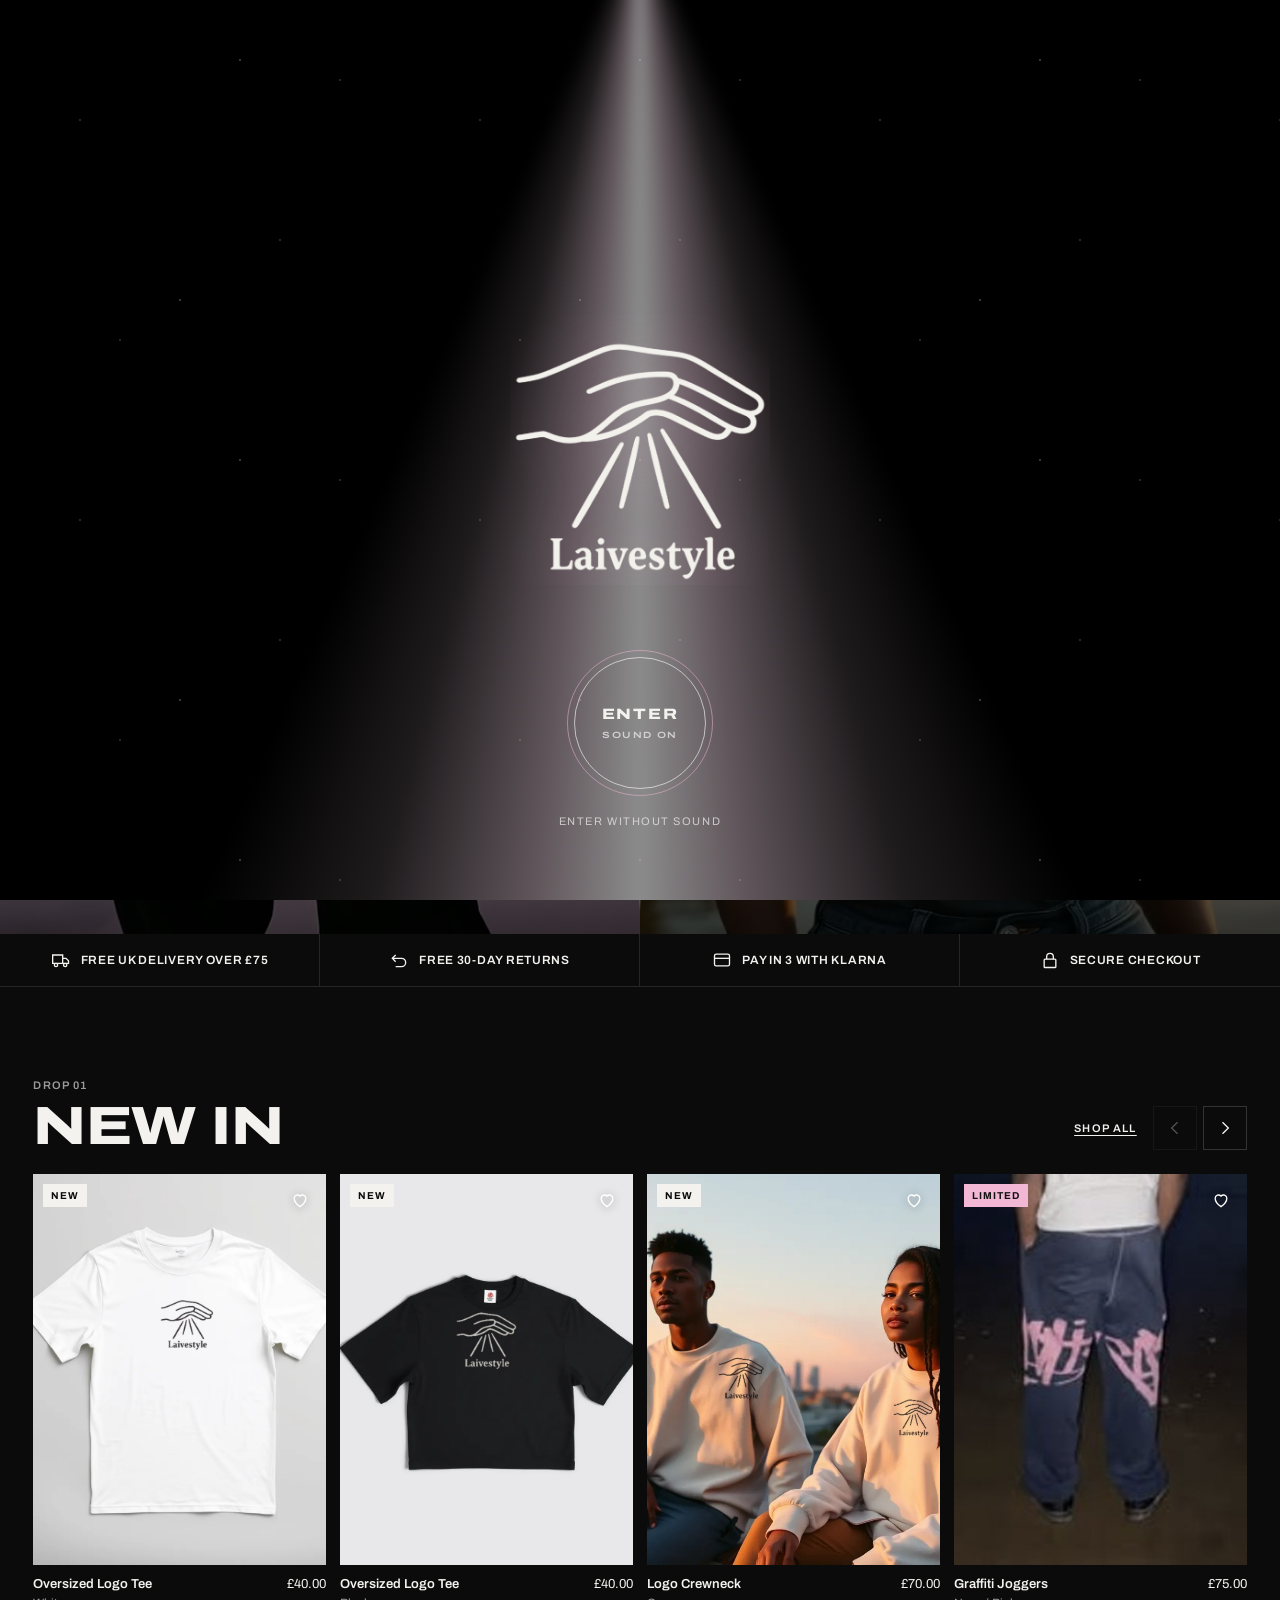
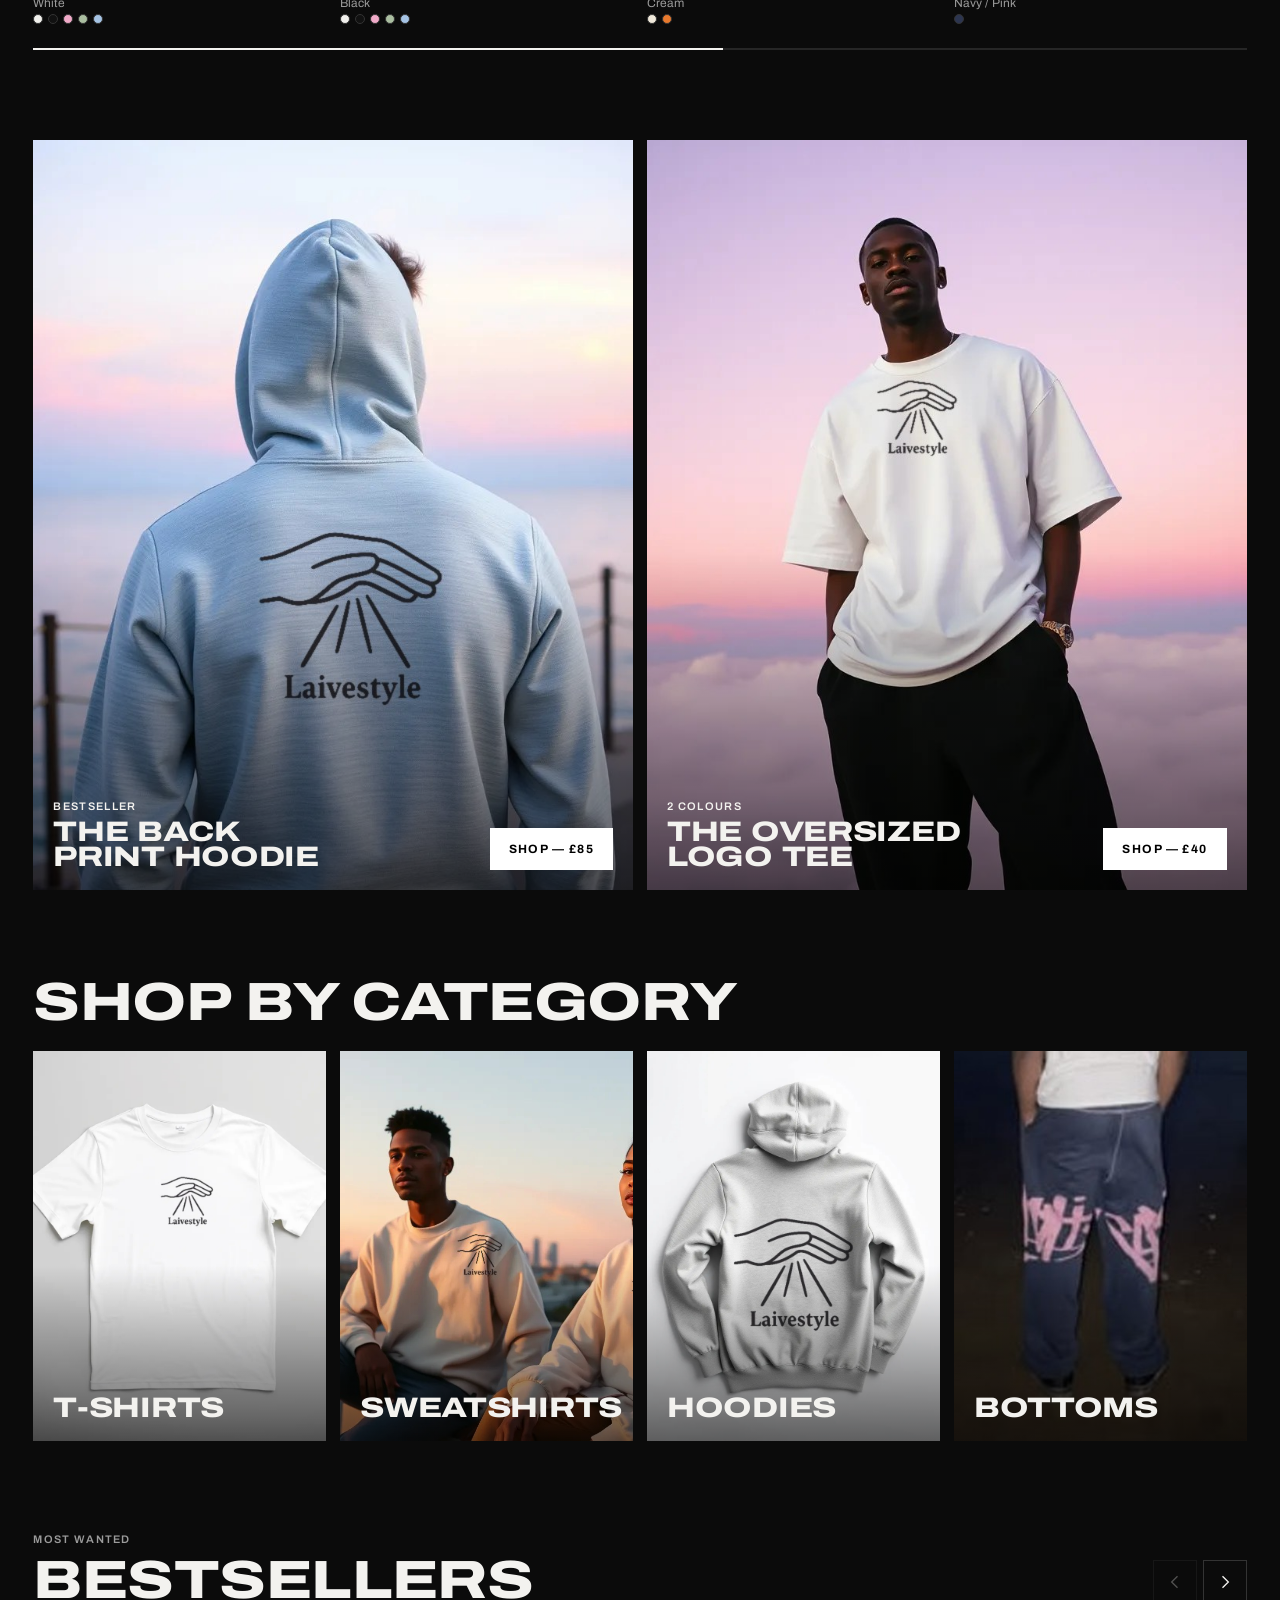
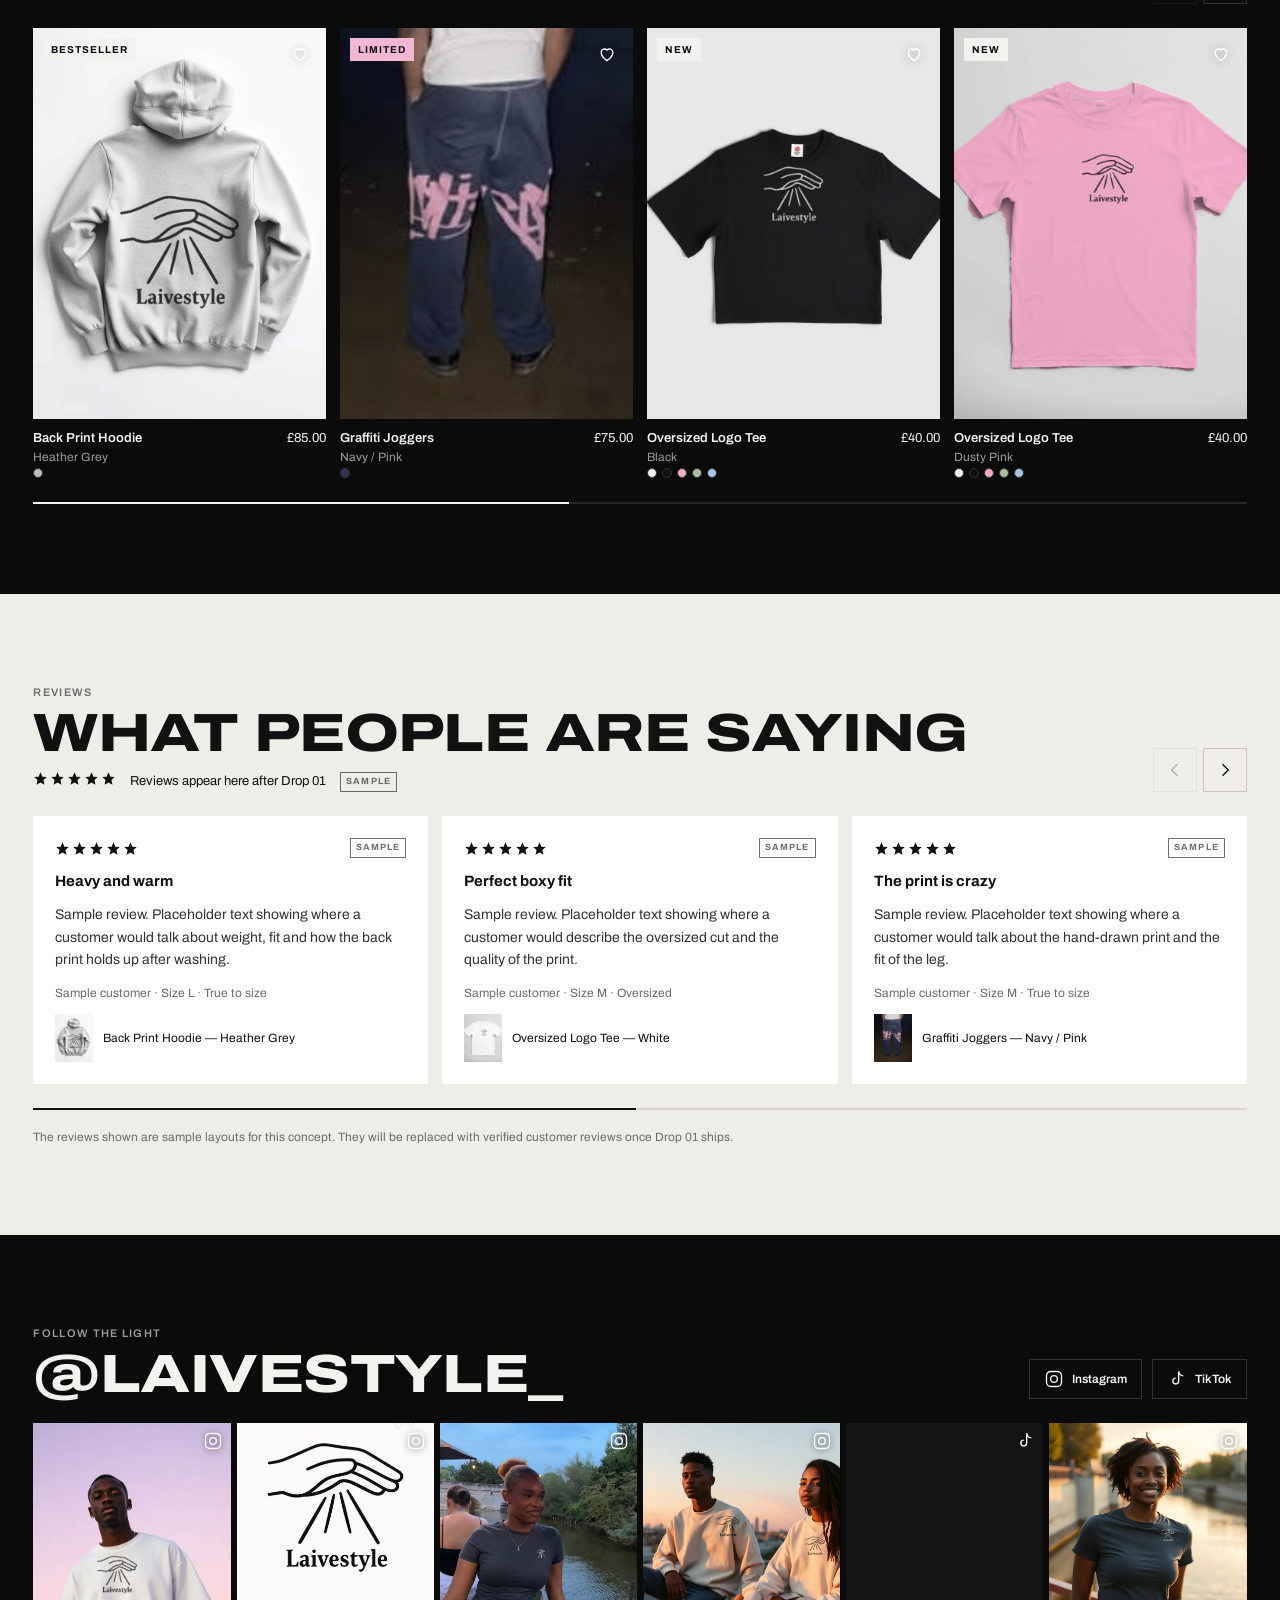
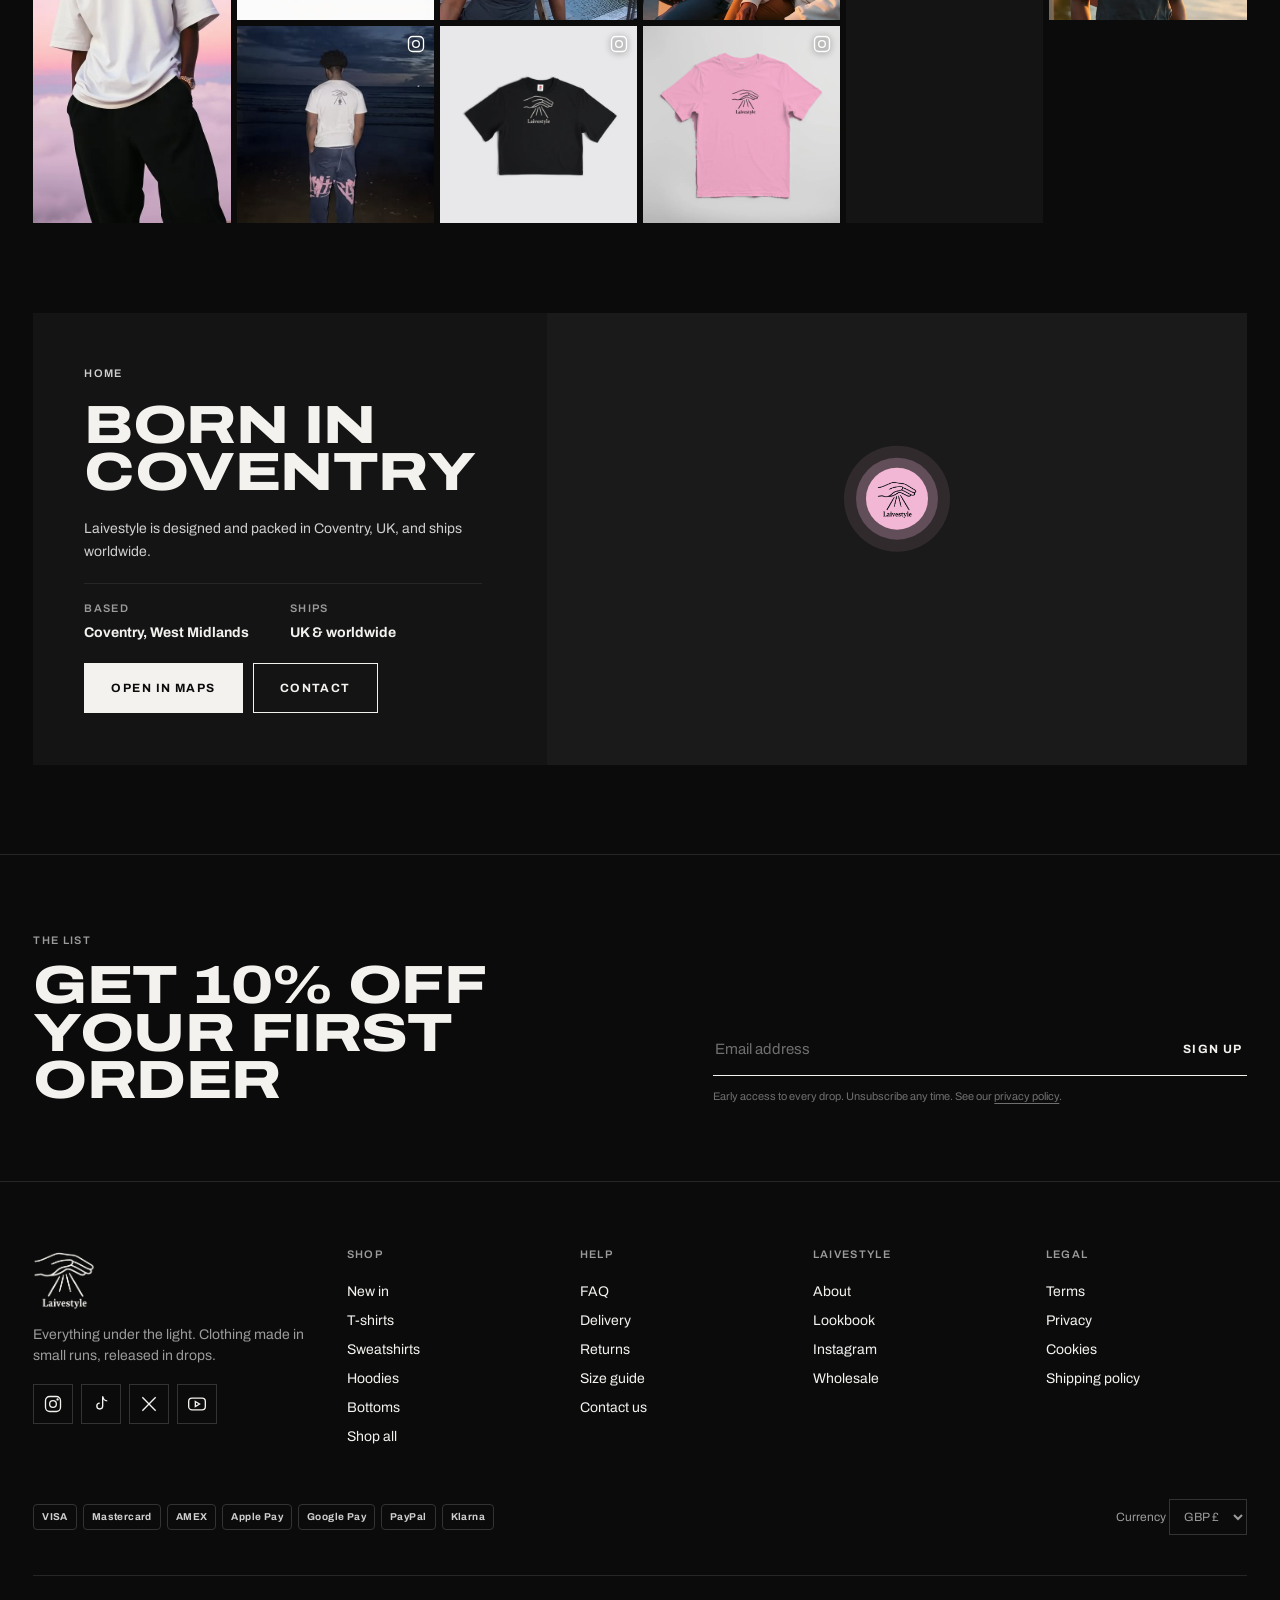
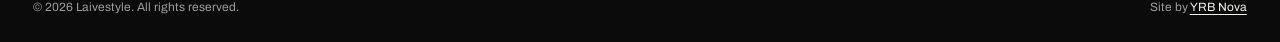
<file: index.html>
<!doctype html>
<html lang="en">
<head>
<meta charset="utf-8">
<meta name="viewport" content="width=device-width, initial-scale=1, viewport-fit=cover">
<title>Laivestyle — Everything Under The Light</title>
<meta name="description" content="Laivestyle. Clothing made in small runs, released in drops. Shop Drop 01: oversized logo tees, back print hoodies, crewnecks and graffiti joggers.">
<meta name="theme-color" content="#0b0b0b">
<meta property="og:title" content="Laivestyle — Everything Under The Light">
<meta property="og:description" content="Drop 01 — 05.12.26">
<meta property="og:image" content="assets/img/ai/look-clouds.jpg">
<link rel="icon" type="image/png" href="assets/img/favicon.png">
<link rel="preconnect" href="https://fonts.googleapis.com"><link rel="preconnect" href="https://fonts.gstatic.com" crossorigin>
<link href="https://fonts.googleapis.com/css2?family=Archivo:wdth,wght@62..125,400..900&display=swap" rel="stylesheet">
<link rel="stylesheet" href="css/style.css">
</head>
<body data-page="home">

<!-- Intro: the only place with sound -->
<div class="intro" id="intro" role="dialog" aria-label="Enter Laivestyle">
  <div class="intro__beam" aria-hidden="true"></div>
  <div class="intro__dust" aria-hidden="true"></div>
  <div class="intro__mark"><img src="assets/img/logo-white.png" alt="Laivestyle"></div>
  <div class="intro__words" aria-hidden="true"><span>Everything</span><span>under</span><span>the</span><span>light</span></div>
  <div class="intro__load" aria-hidden="true"><span data-pct>000</span><i><b></b></i><span>Drop 01</span></div>
  <div class="intro__ui">
    <button class="intro__enter" data-enter="sound"><span>Enter</span><small>Sound on</small></button>
    <button class="quiet" data-enter="quiet">Enter without sound</button>
  </div>
  <div class="intro__flash" aria-hidden="true"></div>
  <audio id="introMusic" src="assets/media/laivestyle-theme.mp3" preload="auto"></audio>
</div>

<div data-header></div>

<main>
  <!-- Hero: always playing, always muted -->
  <section class="hero" aria-label="Drop 01">
    <div class="hero__media" data-hero-media>
      <img class="hero__poster v-d" src="assets/img/hero-poster.jpg" alt="">
      <img class="hero__poster v-m" src="assets/img/hero-poster-m.jpg" alt="">
    </div>
    <div class="hero__bar" aria-hidden="true"><i></i></div>
    <a class="hero__cue" href="#after-hero" aria-label="Scroll down"><span>Scroll</span><i></i></a>
    <div class="wrap hero__in">
      <div class="hero__copy">
        <p class="label hero__kick" style="margin:0">Drop 01 — Out 05.12.26</p>
        <h1 class="display h1 hero__title"><span><i>Everything</i></span><span><i>under the light</i></span></h1>
        <div class="hero__ctas hero__kick"><a class="btn btn--solid" href="shop.html">Shop Drop 01</a><a class="btn btn--line" href="lookbook.html">View lookbook</a></div>
      </div>
      <div class="count hero__kick" data-count aria-label="Time until Drop 01">
        <div><strong data-d>00</strong><span>DAYS</span></div><div><strong data-h>00</strong><span>HRS</span></div><div><strong data-m>00</strong><span>MIN</span></div><div><strong data-s>00</strong><span>SEC</span></div>
      </div>
    </div>
  </section>

  <div class="trust" id="after-hero">
    <div><svg class="icon" viewBox="0 0 24 24"><path d="M2 6h12v10H2zM14 10h4l3 3v3h-7"/><circle cx="6" cy="18" r="2"/><circle cx="17" cy="18" r="2"/></svg>Free UK delivery over £75</div>
    <div><svg class="icon" viewBox="0 0 24 24"><path d="M4 10h11a5 5 0 0 1 0 10H8"/><path d="M8 6l-4 4 4 4"/></svg>Free 30-day returns</div>
    <div><svg class="icon" viewBox="0 0 24 24"><rect x="3" y="5" width="18" height="14" rx="2"/><path d="M3 10h18"/></svg>Pay in 3 with Klarna</div>
    <div><svg class="icon" viewBox="0 0 24 24"><rect x="5" y="11" width="14" height="10" rx="1"/><path d="M8 11V8a4 4 0 0 1 8 0v3"/></svg>Secure checkout</div>
  </div>

  <!-- New in slider -->
  <section class="wrap sec" data-slider>
    <div class="sec-head"><div><p class="label muted" style="margin:0 0 10px">Drop 01</p><h2 class="display h2">New in</h2></div>
      <div style="display:flex;gap:16px;align-items:center"><a class="link label" href="shop.html">Shop all</a><div class="arrows"><button data-prev aria-label="Previous"><svg class="icon" viewBox="0 0 24 24"><path d="M15 5l-7 7 7 7"/></svg></button><button data-next aria-label="Next"><svg class="icon" viewBox="0 0 24 24"><path d="M9 5l7 7-7 7"/></svg></button></div></div></div>
    <div class="slider" data-new></div>
    <div class="progress"><i></i></div>
  </section>

  <!-- Campaign split -->
  <section class="wrap sec">
    <div class="split">
      <a class="tile" href="product.html?p=back-print-hoodie"><img src="assets/img/ai/look-hoodie.jpg" alt="Back Print Hoodie worn at blue hour" loading="lazy">
        <div class="tile__txt"><div><p class="label" style="margin:0 0 6px">Bestseller</p><h3 class="display h3">The Back<br>Print Hoodie</h3></div><span class="btn">Shop — £85</span></div></a>
      <a class="tile" href="product.html?p=oversized-tee-white"><img src="assets/img/ai/look-clouds.jpg" alt="Oversized Logo Tee worn above the clouds" loading="lazy">
        <div class="tile__txt"><div><p class="label" style="margin:0 0 6px">2 colours</p><h3 class="display h3">The Oversized<br>Logo Tee</h3></div><span class="btn">Shop — £40</span></div></a>
    </div>
  </section>

  <!-- Categories -->
  <section class="wrap sec">
    <div class="sec-head"><h2 class="display h2">Shop by category</h2></div>
    <div class="cats4">
      <a class="tile" href="shop.html?c=T-shirts"><img src="assets/img/ai/studio-white.jpg" alt="" loading="lazy"><div class="tile__txt"><h3 class="display h3">T-shirts</h3></div></a>
      <a class="tile" href="shop.html?c=Sweatshirts"><img src="assets/img/ai/look-crew.jpg" alt="" loading="lazy" style="object-position:30% 50%"><div class="tile__txt"><h3 class="display h3">Sweatshirts</h3></div></a>
      <a class="tile" href="shop.html?c=Hoodies"><img src="assets/img/ai/studio-hoodie.jpg" alt="" loading="lazy"><div class="tile__txt"><h3 class="display h3">Hoodies</h3></div></a>
      <a class="tile" href="shop.html?c=Bottoms"><img src="assets/img/joggers.jpg" alt="" loading="lazy"><div class="tile__txt"><h3 class="display h3">Bottoms</h3></div></a>
    </div>
  </section>

  <!-- Bestsellers slider -->
  <section class="wrap sec" data-slider data-auto>
    <div class="sec-head"><div><p class="label muted" style="margin:0 0 10px">Most wanted</p><h2 class="display h2">Bestsellers</h2></div>
      <div class="arrows"><button data-prev aria-label="Previous"><svg class="icon" viewBox="0 0 24 24"><path d="M15 5l-7 7 7 7"/></svg></button><button data-next aria-label="Next"><svg class="icon" viewBox="0 0 24 24"><path d="M9 5l7 7-7 7"/></svg></button></div></div>
    <div class="slider" data-best></div>
    <div class="progress"><i></i></div>
  </section>

  <!-- Reviews -->
  <section class="paper reviews" data-slider data-auto>
    <div class="wrap">
      <div class="sec-head">
        <div><p class="label muted" style="margin:0 0 10px">Reviews</p><h2 class="display h2">What people are saying</h2>
          <div class="rsum" style="margin-top:14px"><span data-avg-stars></span><span style="font-size:13px">Reviews appear here after Drop 01</span><span class="sample">Sample</span></div></div>
        <div class="arrows"><button data-prev aria-label="Previous"><svg class="icon" viewBox="0 0 24 24"><path d="M15 5l-7 7 7 7"/></svg></button><button data-next aria-label="Next"><svg class="icon" viewBox="0 0 24 24"><path d="M9 5l7 7-7 7"/></svg></button></div>
      </div>
      <div class="slider slider--3" data-reviews></div>
      <div class="progress"><i></i></div>
      <p class="rnote muted">The reviews shown are sample layouts for this concept. They will be replaced with verified customer reviews once Drop 01 ships.</p>
    </div>
  </section>

  <!-- Social -->
  <section class="wrap sec">
    <div class="sec-head" style="flex-wrap:wrap"><div><p class="label muted" style="margin:0 0 10px">Follow the light</p><h2 class="display h2">@laivestyle_</h2></div>
      <div class="handles"><a href="https://instagram.com/laivestyle_" target="_blank" rel="noopener"><svg class="icon" viewBox="0 0 24 24"><rect x="3" y="3" width="18" height="18" rx="5"/><circle cx="12" cy="12" r="4"/></svg>Instagram</a><a href="#"><svg class="icon" viewBox="0 0 24 24"><path d="M14 3v11.5a3.5 3.5 0 1 1-3.5-3.5"/><path d="M14 3c.5 3 2.5 5 5.5 5.2"/></svg>TikTok</a></div></div>
    <div class="social-grid">
      <a class="post tall" href="https://instagram.com/laivestyle_" target="_blank" rel="noopener"><img src="assets/img/ai/look-clouds.jpg" alt="Oversized Logo Tee above the clouds" loading="lazy"><span class="plat"><svg class="icon" viewBox="0 0 24 24"><rect x="3" y="3" width="18" height="18" rx="5"/><circle cx="12" cy="12" r="4"/></svg></span><span class="ov">View post</span></a>
      <a class="post" href="https://instagram.com/laivestyle_" target="_blank" rel="noopener"><img src="assets/img/ig-logo.jpg" alt="Laivestyle logo post" loading="lazy"><span class="plat"><svg class="icon" viewBox="0 0 24 24"><rect x="3" y="3" width="18" height="18" rx="5"/><circle cx="12" cy="12" r="4"/></svg></span><span class="ov">View post</span></a>
      <a class="post" href="https://instagram.com/laivestyle_" target="_blank" rel="noopener"><img src="assets/img/fitted-tee.jpg" alt="Fitted Logo Tee by the river" loading="lazy"><span class="plat"><svg class="icon" viewBox="0 0 24 24"><rect x="3" y="3" width="18" height="18" rx="5"/><circle cx="12" cy="12" r="4"/></svg></span><span class="ov">View post</span></a>
      <a class="post" href="https://instagram.com/laivestyle_" target="_blank" rel="noopener"><img src="assets/img/ai/look-crew.jpg" alt="Logo Crewneck on a rooftop" loading="lazy" style="object-position:30% 50%"><span class="plat"><svg class="icon" viewBox="0 0 24 24"><rect x="3" y="3" width="18" height="18" rx="5"/><circle cx="12" cy="12" r="4"/></svg></span><span class="ov">View post</span></a>
      <a class="post tall" href="#"><video data-loop src="assets/media/hero-9x16.mp4" autoplay muted loop playsinline aria-label="TikTok: Drop 01 campaign"></video><span class="plat"><svg class="icon" viewBox="0 0 24 24"><path d="M14 3v11.5a3.5 3.5 0 1 1-3.5-3.5"/><path d="M14 3c.5 3 2.5 5 5.5 5.2"/></svg></span><span class="ov">Watch on TikTok</span></a>
      <a class="post" href="https://instagram.com/laivestyle_" target="_blank" rel="noopener"><img src="assets/img/ai/look-water.jpg" alt="Fitted Logo Tee at golden hour" loading="lazy"><span class="plat"><svg class="icon" viewBox="0 0 24 24"><rect x="3" y="3" width="18" height="18" rx="5"/><circle cx="12" cy="12" r="4"/></svg></span><span class="ov">View post</span></a>
      <a class="post" href="https://instagram.com/laivestyle_" target="_blank" rel="noopener"><img src="assets/img/back-print-tee.jpg" alt="Back Print Tee by the sea" loading="lazy"><span class="plat"><svg class="icon" viewBox="0 0 24 24"><rect x="3" y="3" width="18" height="18" rx="5"/><circle cx="12" cy="12" r="4"/></svg></span><span class="ov">View post</span></a>
      <a class="post" href="https://instagram.com/laivestyle_" target="_blank" rel="noopener"><img src="assets/img/ai/studio-black.jpg" alt="Oversized Logo Tee in black" loading="lazy"><span class="plat"><svg class="icon" viewBox="0 0 24 24"><rect x="3" y="3" width="18" height="18" rx="5"/><circle cx="12" cy="12" r="4"/></svg></span><span class="ov">View post</span></a>
      <a class="post" href="https://instagram.com/laivestyle_" target="_blank" rel="noopener"><img src="assets/img/ai/tee-pink.jpg" alt="Oversized Logo Tee in pink" loading="lazy"><span class="plat"><svg class="icon" viewBox="0 0 24 24"><rect x="3" y="3" width="18" height="18" rx="5"/><circle cx="12" cy="12" r="4"/></svg></span><span class="ov">View post</span></a>
    </div>
  </section>
  <!-- Coventry -->
  <section class="wrap sec">
    <div class="mapwrap">
      <div class="map__txt">
        <p class="label muted" style="margin:0">Home</p>
        <h2 class="display h2">Born in<br>Coventry</h2>
        <p>Laivestyle is designed and packed in Coventry, UK, and ships worldwide.</p>
        <div class="map__meta"><div><span class="label muted">Based</span><b>Coventry, West Midlands</b></div><div><span class="label muted">Ships</span><b>UK &amp; worldwide</b></div></div>
        <div style="display:flex;gap:10px;flex-wrap:wrap"><a class="btn btn--solid" href="https://www.google.com/maps/search/?api=1&amp;query=Coventry%2C%20UK" target="_blank" rel="noopener">Open in Maps</a><a class="btn btn--line" href="contact.html">Contact</a></div>
      </div>
      <div class="map"><iframe title="Map of Coventry" loading="lazy" src="https://www.openstreetmap.org/export/embed.html?bbox=-1.5900%2C52.3800%2C-1.4500%2C52.4330&amp;layer=mapnik&amp;marker=52.4068%2C-1.5197"></iframe><span class="map__pin" aria-hidden="true"><img src="assets/img/logo-white.png" alt=""></span></div>
    </div>
  </section>
</main>

<div data-footer></div>

<script src="js/main.js"></script>
<script>
(function () {
  var L = window.LAIV, $ = function (s) { return document.querySelector(s); };
  $('[data-new]').innerHTML = L.CAT.filter(function (p) { return p.badge === 'New' || p.badge === 'Limited'; }).map(L.card).join('');
  $('[data-best]').innerHTML = ['back-print-hoodie', 'graffiti-joggers', 'oversized-tee-black', 'oversized-tee-pink', 'fitted-tee-charcoal', 'logo-crewneck-cream', 'oversized-tee-white', 'oversized-tee-sage', 'logo-crewneck-orange'].map(function (id) { return L.card(L.byId[id]); }).join('');
  $('[data-avg-stars]').innerHTML = L.stars(5);
  $('[data-reviews]').innerHTML = L.REVIEWS.map(function (r) {
    var p = L.byId[r.p];
    return '<article class="rcard"><div style="display:flex;justify-content:space-between;align-items:center">' + L.stars(r.r) + '<span class="sample">Sample</span></div><h4>' + L.esc(r.t) + '</h4><p>' + L.esc(r.b) + '</p>' +
      '<footer><span>' + L.esc(r.n) + ' · Size ' + r.s + ' · ' + r.fit + '</span></footer>' +
      '<a class="item" href="product.html?p=' + p.id + '"><img src="' + p.imgs[0] + '" alt="">' + L.esc(p.name) + ' — ' + L.esc(p.colour) + '</a></article>';
  }).join('');
  document.querySelectorAll('[data-slider]').forEach(L.slider);
  var target = Date.parse('2026-12-05T18:00:00Z'), pad = function (n) { return String(n).padStart(2, '0'); };
  var tick = function () { var d = Math.max(0, target - Date.now()); $('[data-d]').textContent = pad(Math.floor(d / 864e5)); $('[data-h]').textContent = pad(Math.floor(d / 36e5) % 24); $('[data-m]').textContent = pad(Math.floor(d / 6e4) % 60); $('[data-s]').textContent = pad(Math.floor(d / 1e3) % 60); };
  tick(); setInterval(tick, 1000);
})();
</script>
</body>
</html>
</file>
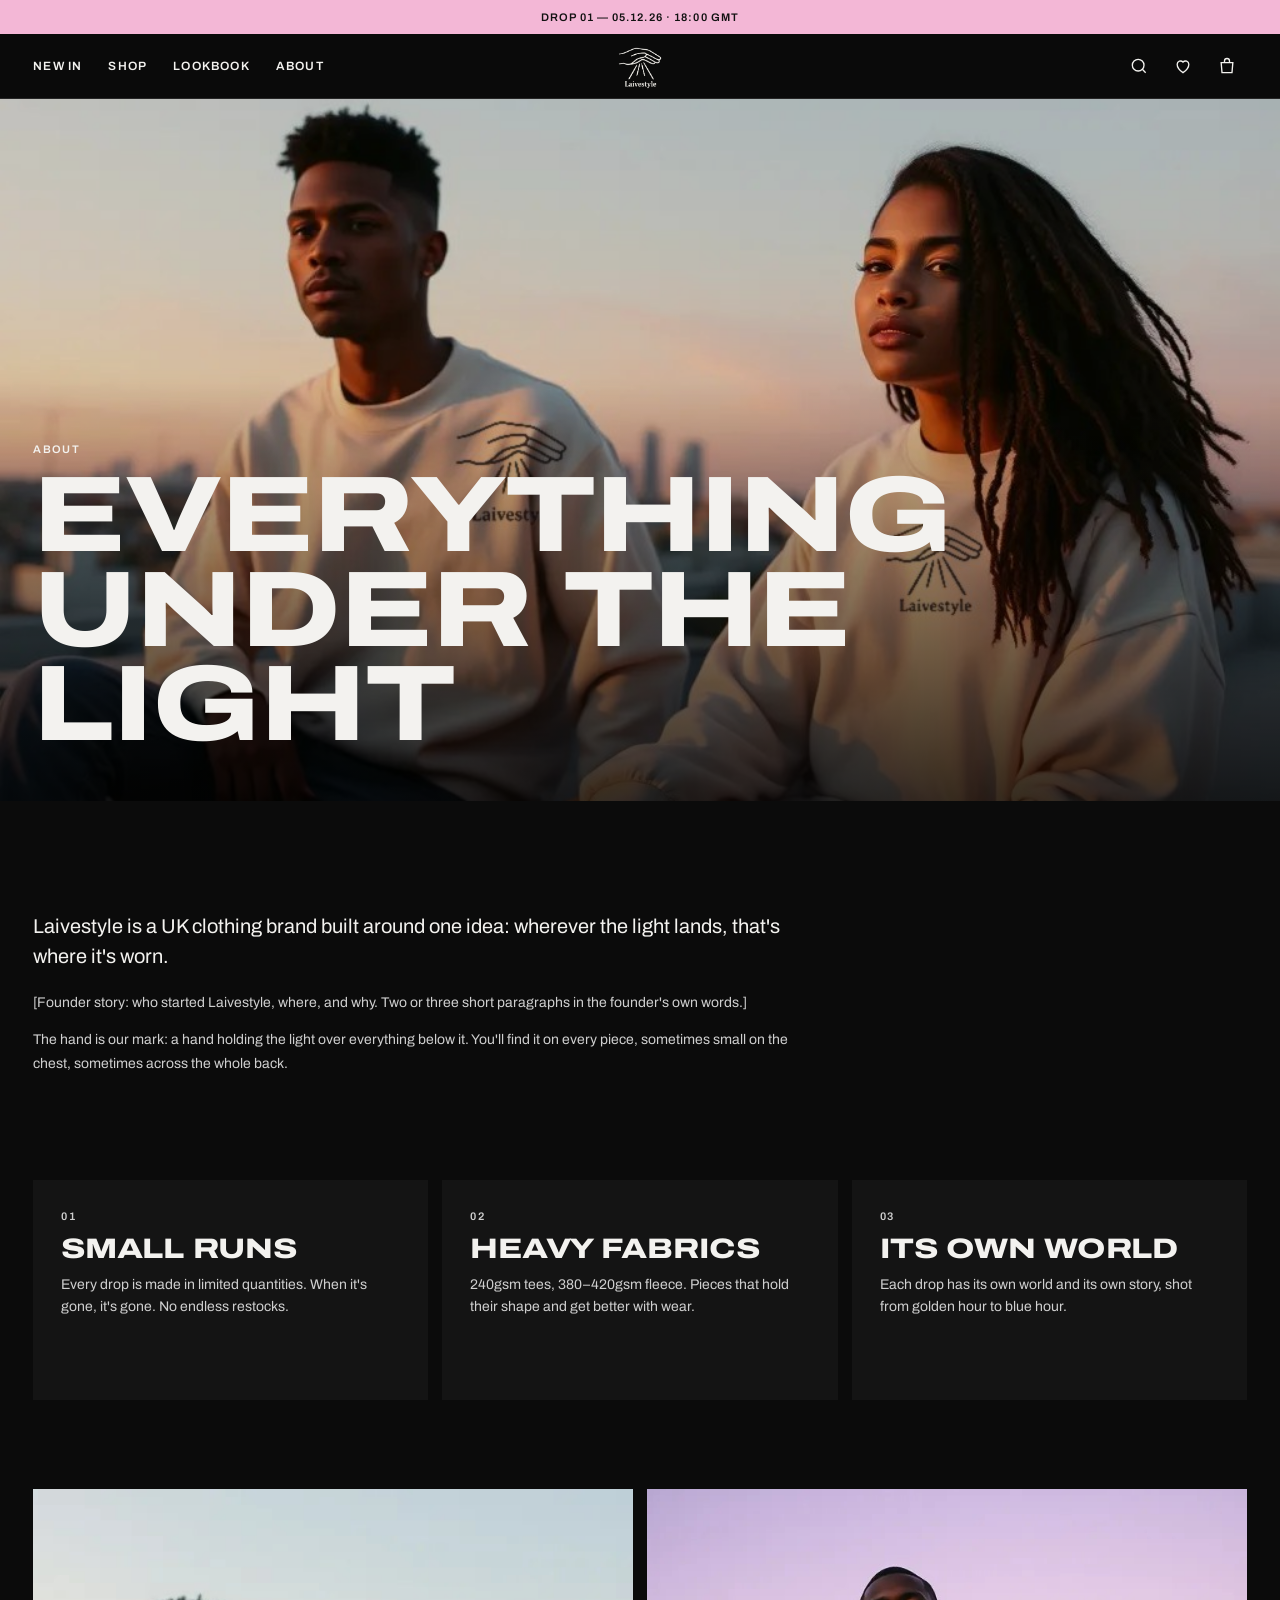
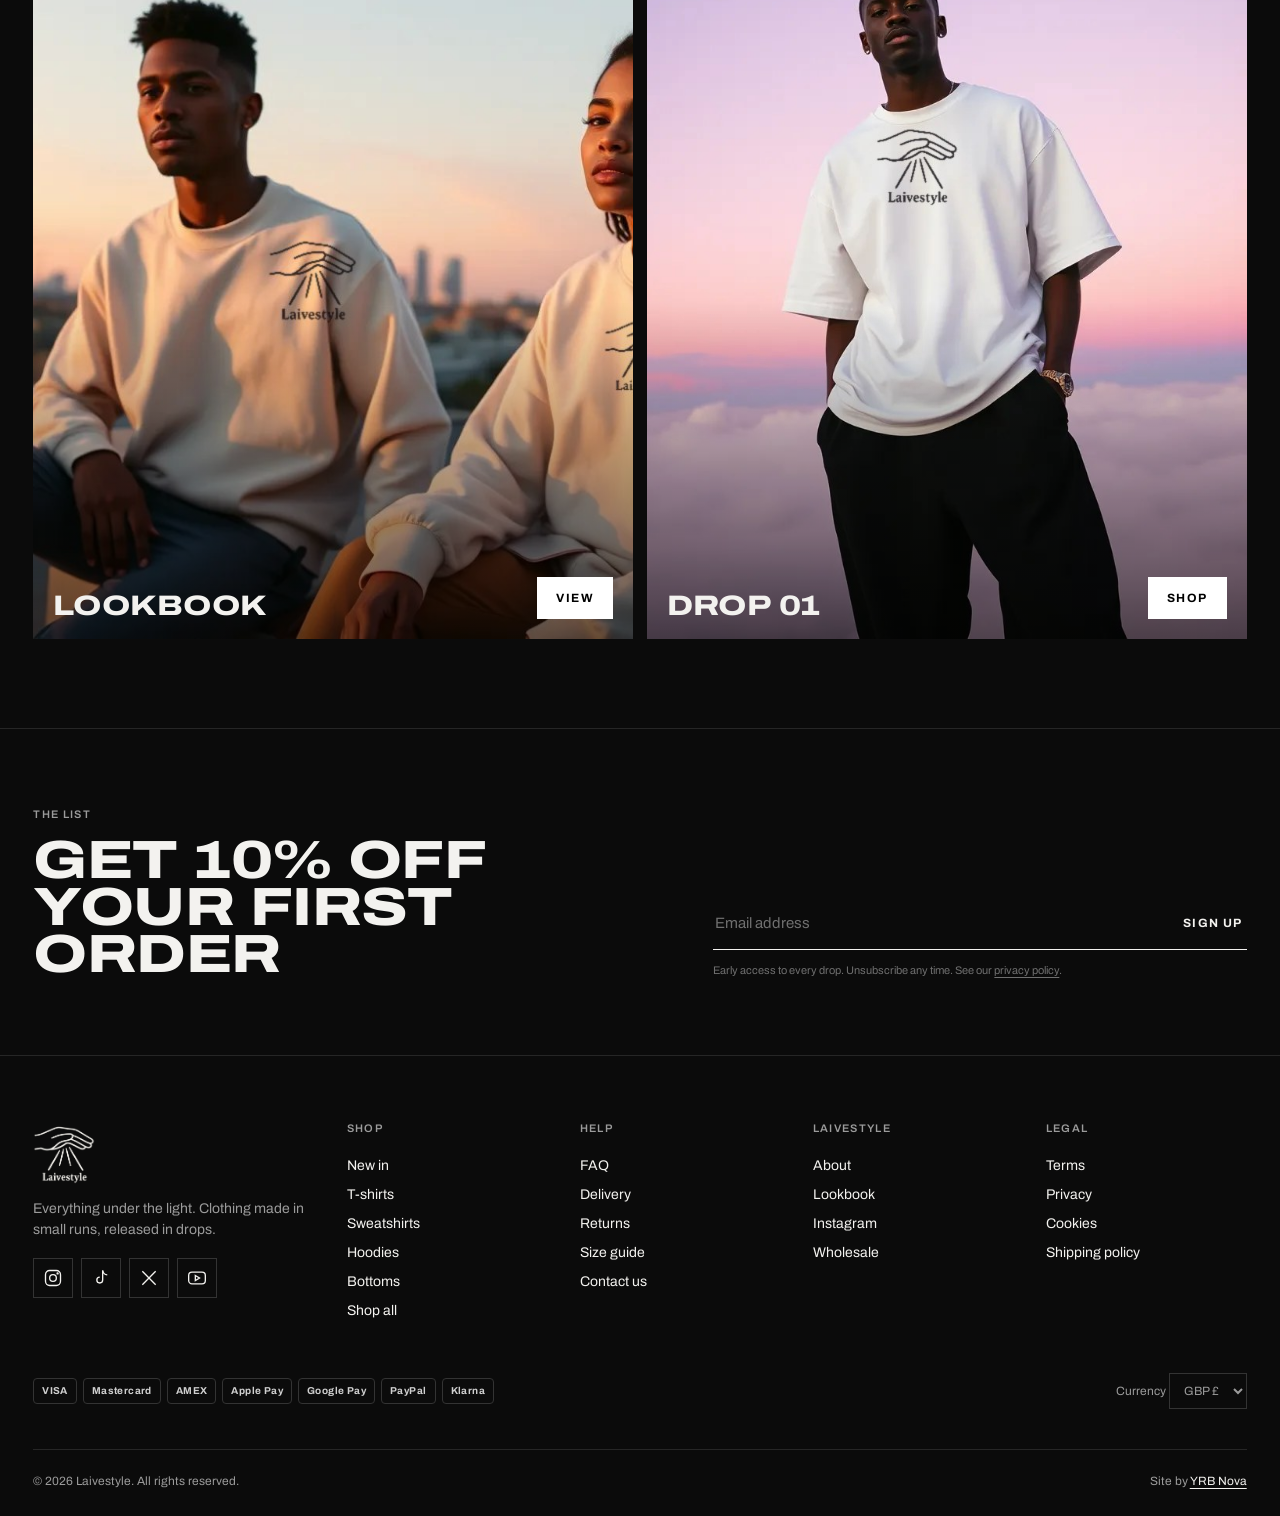
<file: about.html>
<!doctype html>
<html lang="en">
<head>
<meta charset="utf-8">
<meta name="viewport" content="width=device-width, initial-scale=1, viewport-fit=cover">
<title>About — Laivestyle</title>
<meta name="description" content="The story of Laivestyle.">
<meta name="theme-color" content="#0b0b0b">
<meta property="og:image" content="assets/img/ai/look-clouds.jpg">
<link rel="icon" type="image/png" href="assets/img/favicon.png">
<link rel="preconnect" href="https://fonts.googleapis.com"><link rel="preconnect" href="https://fonts.gstatic.com" crossorigin>
<link href="https://fonts.googleapis.com/css2?family=Archivo:wdth,wght@62..125,400..900&display=swap" rel="stylesheet">
<link rel="stylesheet" href="css/style.css">
</head>
<body data-page="about">
<div data-header></div>
<main>
  <section class="about-hero"><img src="assets/img/ai/look-crew.jpg" alt="Laivestyle crewnecks on a rooftop at golden hour" style="position:absolute;inset:0;width:100%;height:100%;object-fit:cover;opacity:.85">
    <div class="wrap in"><p class="label" style="margin:0 0 12px">About</p><h1 class="display h1">Everything<br>under the light</h1></div></section>
  <section class="wrap sec"><div class="prose">
    <p style="font-size:20px;color:var(--ink);line-height:1.5">Laivestyle is a UK clothing brand built around one idea: wherever the light lands, that's where it's worn.</p>
    <p>[Founder story: who started Laivestyle, where, and why. Two or three short paragraphs in the founder's own words.]</p>
    <p>The hand is our mark: a hand holding the light over everything below it. You'll find it on every piece, sometimes small on the chest, sometimes across the whole back.</p>
  </div></section>
  <section class="wrap sec"><div class="values">
    <div><p class="label muted" style="margin:0">01</p><h3 class="display h3">Small runs</h3><p>Every drop is made in limited quantities. When it's gone, it's gone. No endless restocks.</p></div>
    <div><p class="label muted" style="margin:0">02</p><h3 class="display h3">Heavy fabrics</h3><p>240gsm tees, 380–420gsm fleece. Pieces that hold their shape and get better with wear.</p></div>
    <div><p class="label muted" style="margin:0">03</p><h3 class="display h3">Its own world</h3><p>Each drop has its own world and its own story, shot from golden hour to blue hour.</p></div>
  </div></section>
  <section class="wrap sec"><div class="split">
    <a class="tile" href="lookbook.html"><img src="assets/img/ai/look-crew.jpg" alt="" style="object-position:30% 50%"><div class="tile__txt"><h3 class="display h3">Lookbook</h3><span class="btn">View</span></div></a>
    <a class="tile" href="shop.html"><img src="assets/img/ai/look-clouds.jpg" alt=""><div class="tile__txt"><h3 class="display h3">Drop 01</h3><span class="btn">Shop</span></div></a>
  </div></section>
</main>
<div data-footer></div>
<script src="js/main.js"></script>
</body>
</html>
</file>
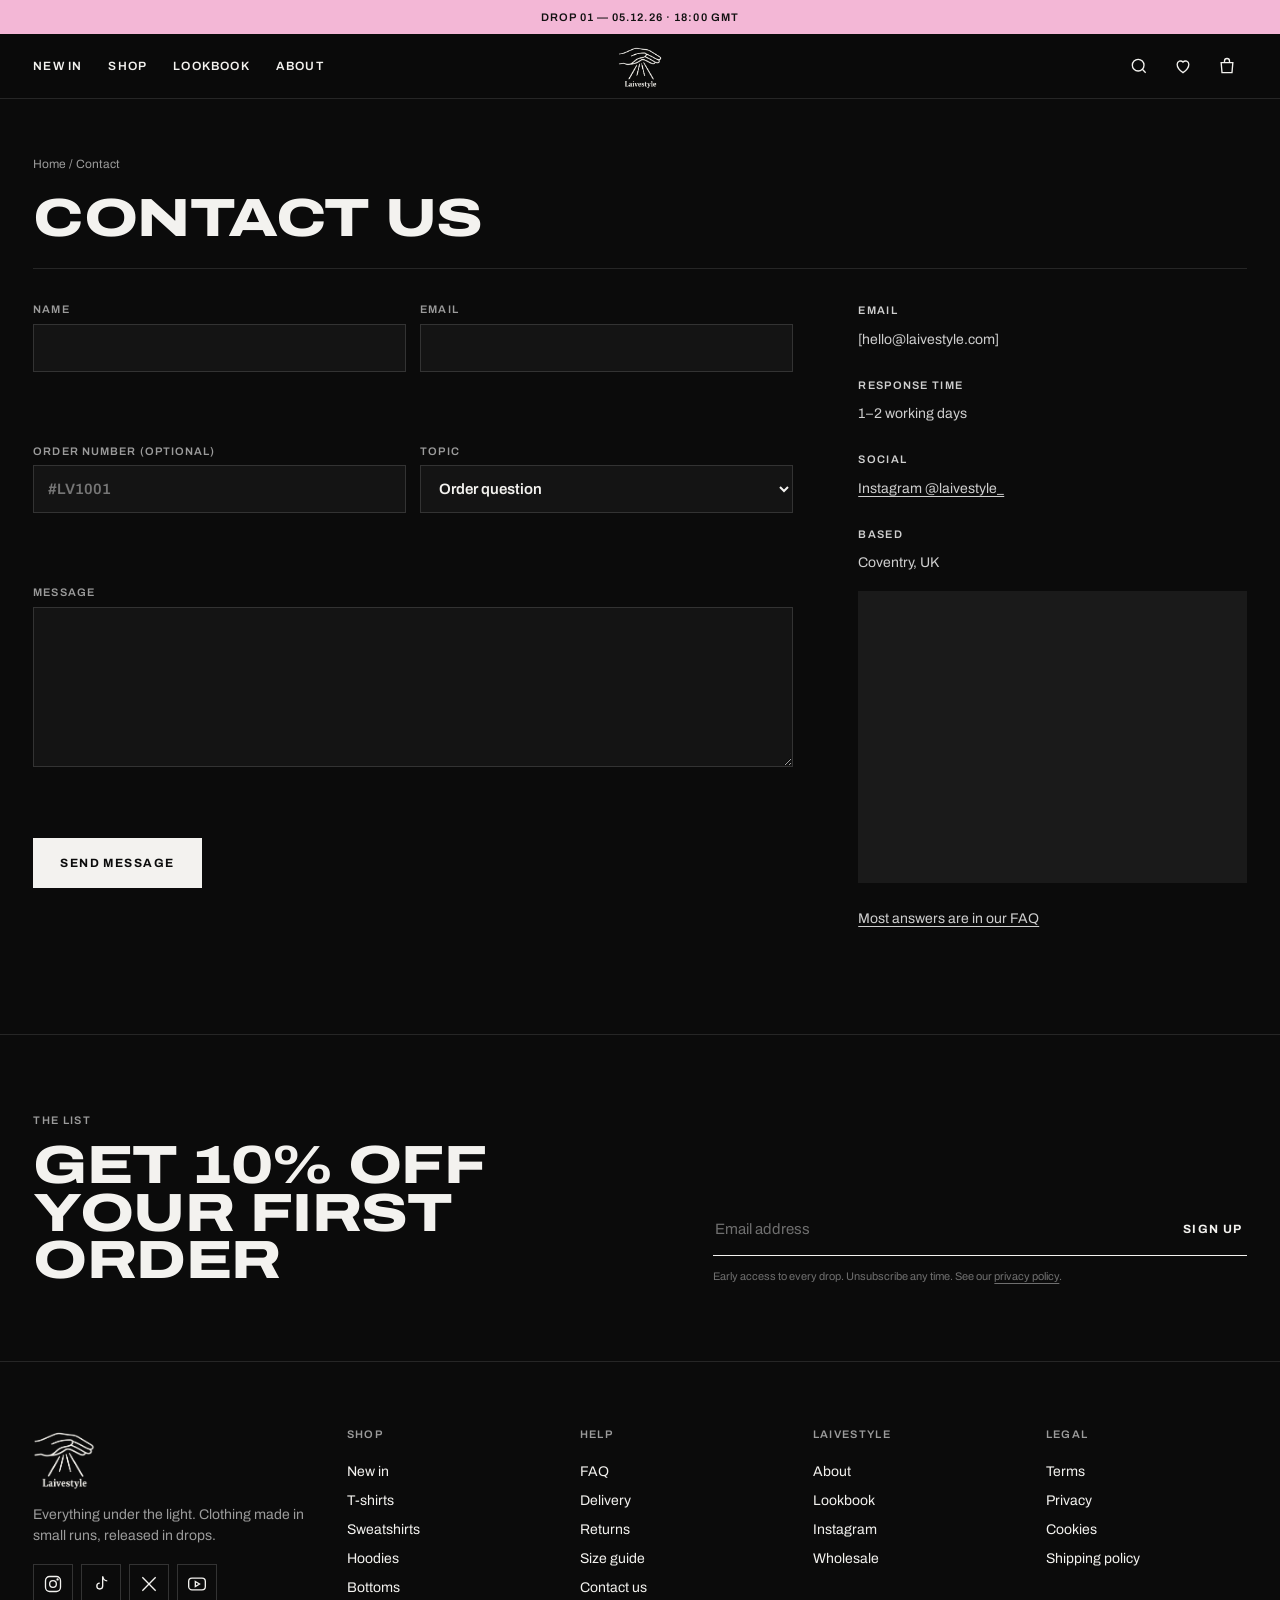
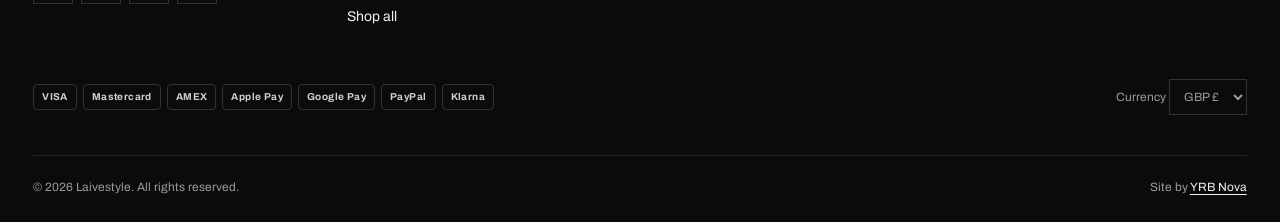
<file: contact.html>
<!doctype html>
<html lang="en">
<head>
<meta charset="utf-8">
<meta name="viewport" content="width=device-width, initial-scale=1, viewport-fit=cover">
<title>Contact — Laivestyle</title>
<meta name="description" content="Get in touch with Laivestyle.">
<meta name="theme-color" content="#0b0b0b">
<meta property="og:image" content="assets/img/ai/look-clouds.jpg">
<link rel="icon" type="image/png" href="assets/img/favicon.png">
<link rel="preconnect" href="https://fonts.googleapis.com"><link rel="preconnect" href="https://fonts.gstatic.com" crossorigin>
<link href="https://fonts.googleapis.com/css2?family=Archivo:wdth,wght@62..125,400..900&display=swap" rel="stylesheet">
<link rel="stylesheet" href="css/style.css">
</head>
<body data-page="contact">
<div data-header></div>
<main class="wrap">
  <div class="page-head" style="padding-left:0;padding-right:0"><div><p class="crumbs" style="padding:0 0 10px"><a href="index.html">Home</a> / Contact</p><h1 class="display h2">Contact us</h1></div></div>
  <section class="sec contact-grid" style="padding-top:32px">
    <form class="form" data-contact>
      <label>Name<input required autocomplete="name"></label>
      <label>Email<input type="email" required autocomplete="email"></label>
      <label>Order number (optional)<input placeholder="#LV1001"></label>
      <label>Topic<select><option>Order question</option><option>Returns</option><option>Sizing</option><option>Wholesale</option><option>Collaboration</option><option>Other</option></select></label>
      <label class="full">Message<textarea required></textarea></label>
      <div class="full"><button class="btn btn--solid" type="submit">Send message</button></div>
    </form>
    <div class="prose" style="font-size:14px">
      <p class="label muted" style="margin:0 0 8px">Email</p><p style="margin:0 0 24px">[hello@laivestyle.com]</p>
      <p class="label muted" style="margin:0 0 8px">Response time</p><p style="margin:0 0 24px">1–2 working days</p>
      <p class="label muted" style="margin:0 0 8px">Social</p><p style="margin:0"><a class="link" href="https://instagram.com/laivestyle_" target="_blank" rel="noopener">Instagram @laivestyle_</a></p>
      <p class="label muted" style="margin:24px 0 8px">Based</p><p style="margin:0">Coventry, UK</p>
      <div class="map" style="margin-top:16px;aspect-ratio:4/3;min-height:0"><iframe title="Map of Coventry" loading="lazy" src="https://www.openstreetmap.org/export/embed.html?bbox=-1.5900%2C52.3800%2C-1.4500%2C52.4330&amp;layer=mapnik&amp;marker=52.4068%2C-1.5197"></iframe></div>
      <p style="margin-top:24px"><a class="link" href="faq.html">Most answers are in our FAQ</a></p>
    </div>
  </section>
</main>
<div data-footer></div>
<script src="js/main.js"></script>
</body>
</html>
</file>
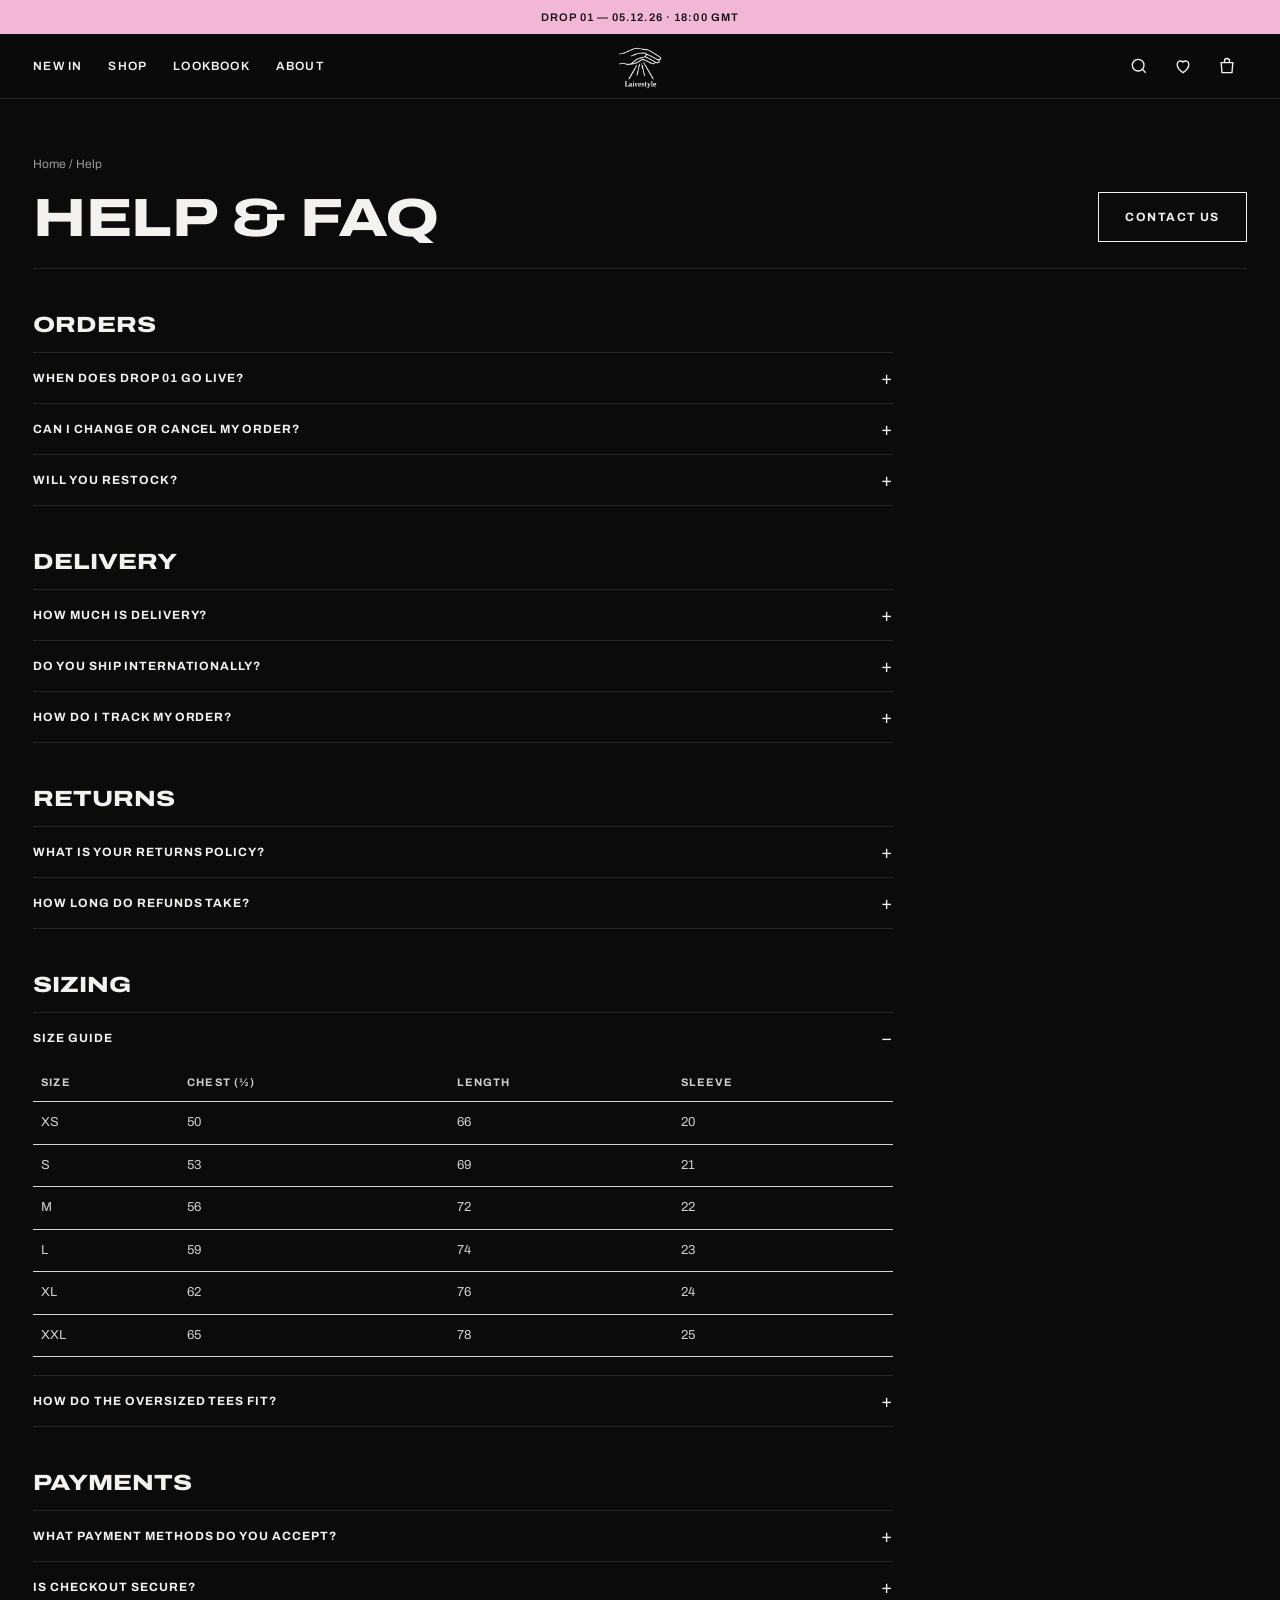
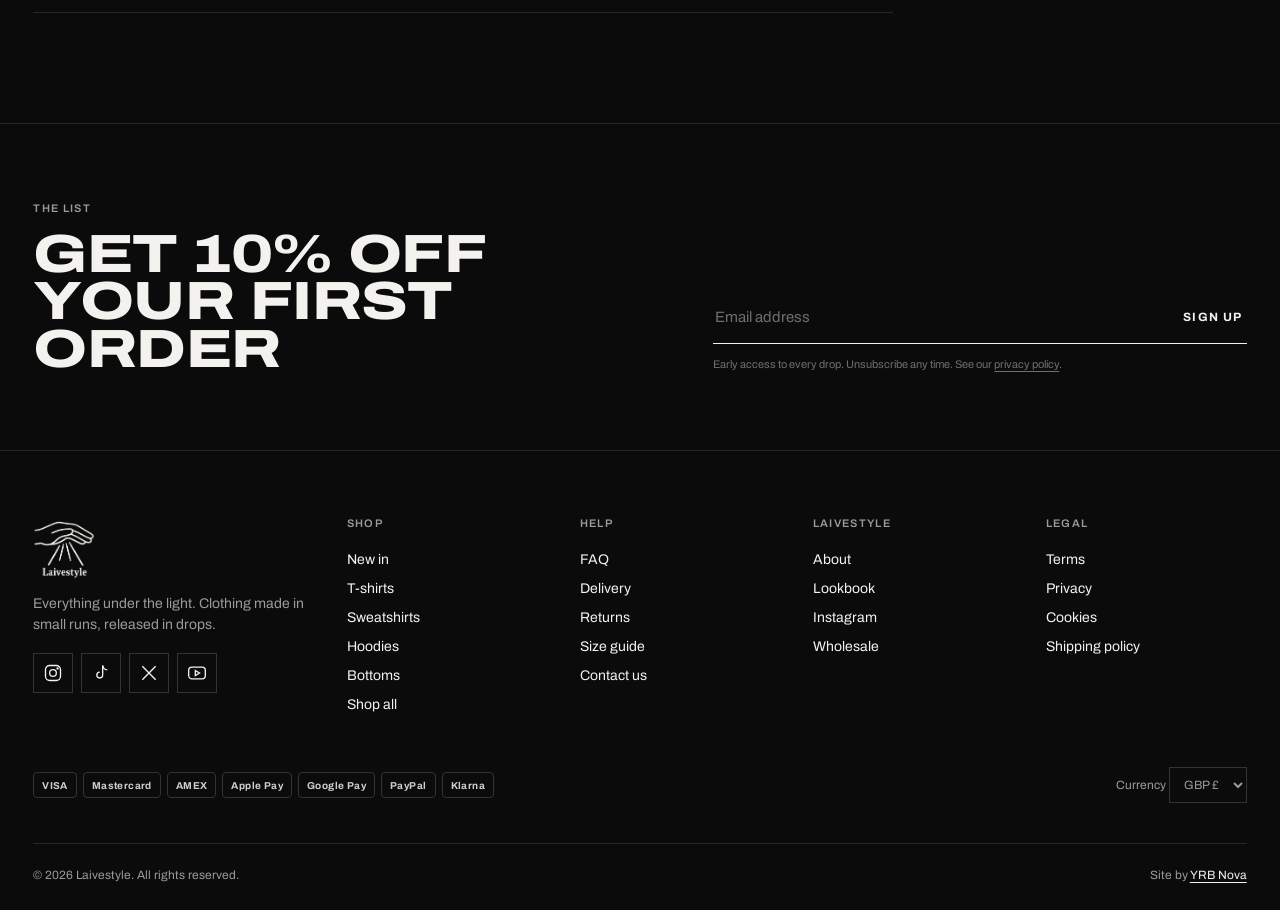
<file: faq.html>
<!doctype html>
<html lang="en">
<head>
<meta charset="utf-8">
<meta name="viewport" content="width=device-width, initial-scale=1, viewport-fit=cover">
<title>Help & FAQ — Laivestyle</title>
<meta name="description" content="Delivery, returns, sizing and payment help.">
<meta name="theme-color" content="#0b0b0b">
<meta property="og:image" content="assets/img/ai/look-clouds.jpg">
<link rel="icon" type="image/png" href="assets/img/favicon.png">
<link rel="preconnect" href="https://fonts.googleapis.com"><link rel="preconnect" href="https://fonts.gstatic.com" crossorigin>
<link href="https://fonts.googleapis.com/css2?family=Archivo:wdth,wght@62..125,400..900&display=swap" rel="stylesheet">
<link rel="stylesheet" href="css/style.css">
</head>
<body data-page="faq">
<div data-header></div>
<main class="wrap">
  <div class="page-head" style="padding-left:0;padding-right:0"><div><p class="crumbs" style="padding:0 0 10px"><a href="index.html">Home</a> / Help</p><h1 class="display h2">Help &amp; FAQ</h1></div><a class="btn btn--line" href="contact.html">Contact us</a></div>
  <div class="faq prose" style="max-width:860px;padding-bottom:20px">
    <h2 id="orders">Orders</h2><div class="acc"><details><summary>When does Drop 01 go live?</summary><div class="body">Drop 01 opens on 05.12.26 at 18:00 GMT. Sign up to the list to get early access 24 hours before.</div></details><details><summary>Can I change or cancel my order?</summary><div class="body">Email us within 1 hour of ordering and we'll do our best. Once an order is packed it can't be changed.</div></details><details><summary>Will you restock?</summary><div class="body">Drops are limited runs. Some core pieces may return in new colours. Join the list to hear first.</div></details></div>
    <h2 id="delivery">Delivery</h2><div class="acc"><details><summary>How much is delivery?</summary><div class="body">UK standard (2–4 working days): £3.95, free over £75. UK next day: £5.95. Europe: from £9.95. Rest of world: from £14.95.</div></details><details><summary>Do you ship internationally?</summary><div class="body">Yes, to most countries. Duties and taxes for orders outside the UK are calculated at checkout.</div></details><details><summary>How do I track my order?</summary><div class="body">You'll get a tracking link by email as soon as your order ships.</div></details></div>
    <h2 id="returns">Returns</h2><div class="acc"><details><summary>What is your returns policy?</summary><div class="body">Free returns within 30 days of delivery for UK orders. Items must be unworn with tags attached.</div></details><details><summary>How long do refunds take?</summary><div class="body">Refunds are processed within 5 working days of your return reaching us.</div></details></div>
    <h2 id="sizing">Sizing</h2><div class="acc"><details open><summary>Size guide</summary><div class="body" data-size-table></div></details><details><summary>How do the oversized tees fit?</summary><div class="body">Boxy and dropped-shoulder. Take your usual size for the intended oversized fit, or size down for a regular fit.</div></details></div>
    <h2 id="payments">Payments</h2><div class="acc"><details><summary>What payment methods do you accept?</summary><div class="body">Visa, Mastercard, Amex, Apple Pay, Google Pay, PayPal and Klarna (pay in 3).</div></details><details><summary>Is checkout secure?</summary><div class="body">Yes. Checkout runs on Shopify with secure, encrypted payments.</div></details></div>
  </div>
</main>
<div data-footer></div>
<script src="js/main.js"></script>
<script>document.querySelector('[data-size-table]').innerHTML = window.LAIV.sizeTable();</script>
</body>
</html>
</file>
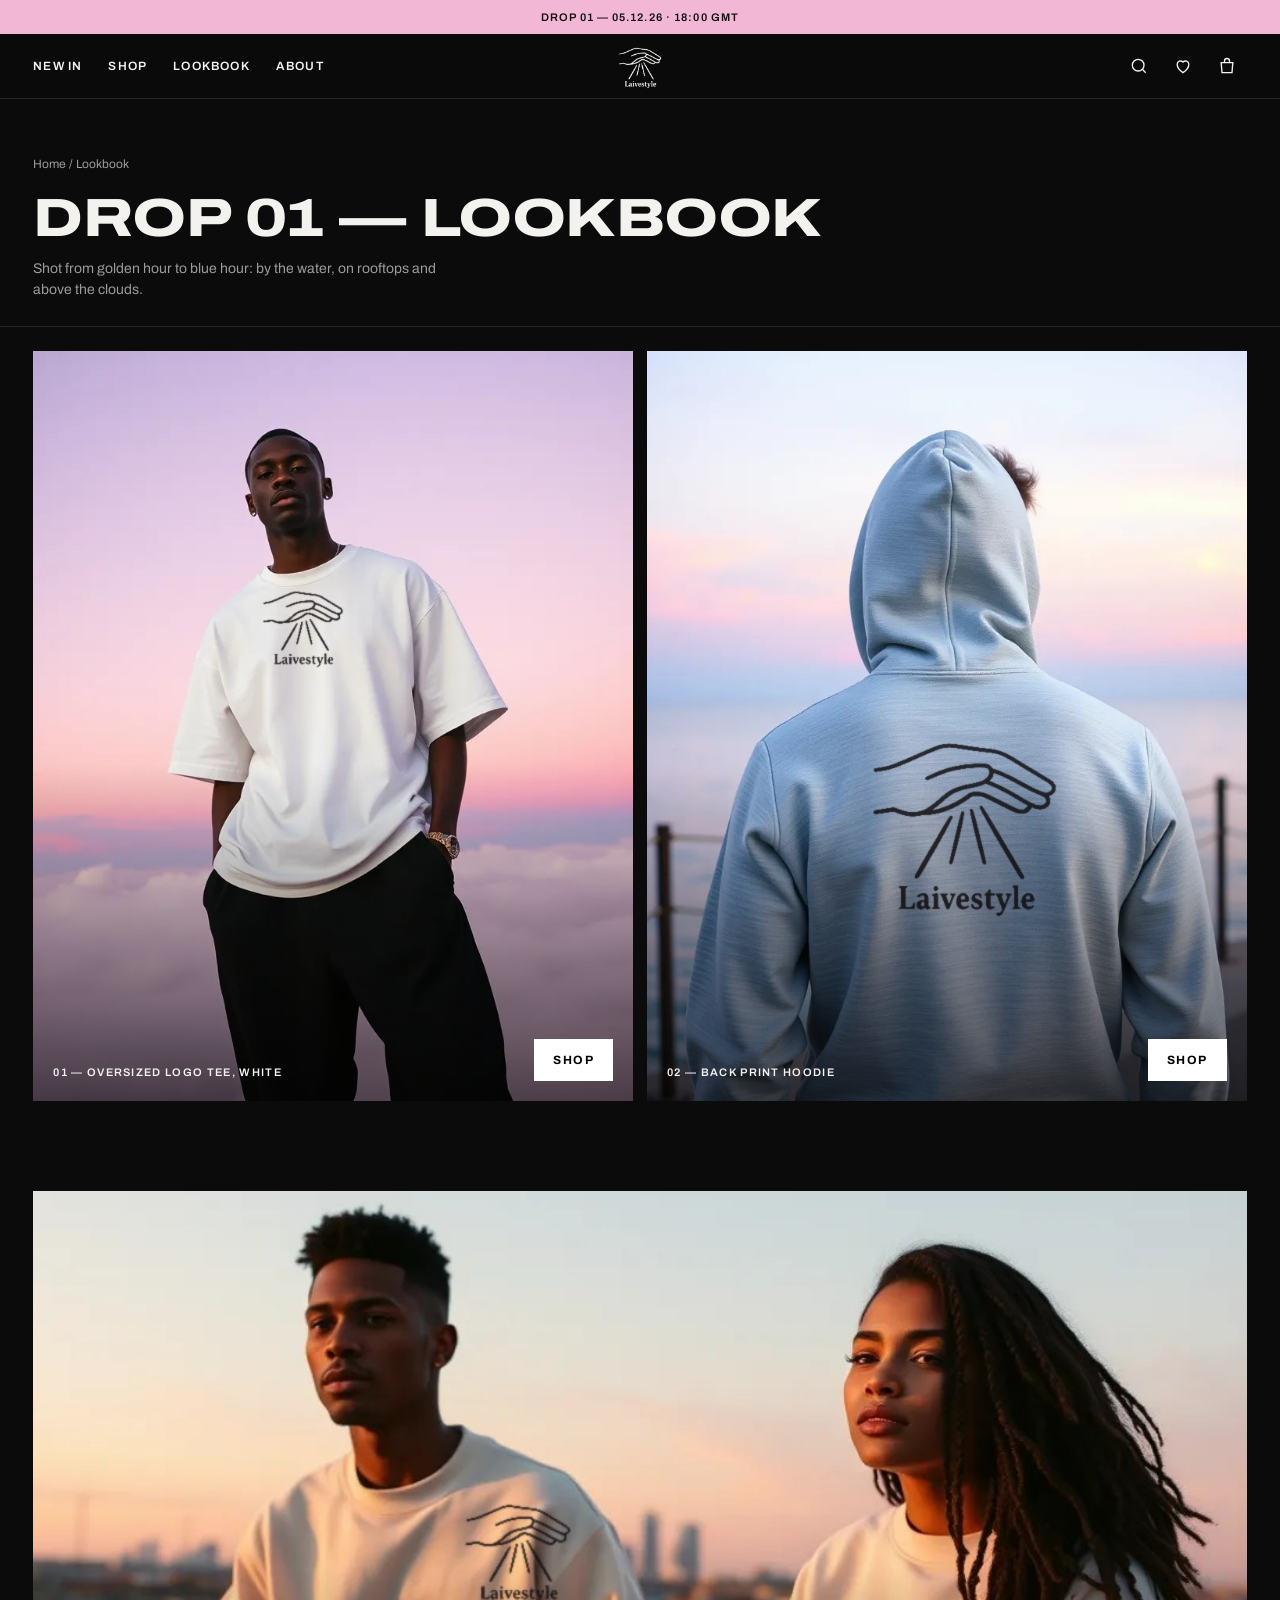
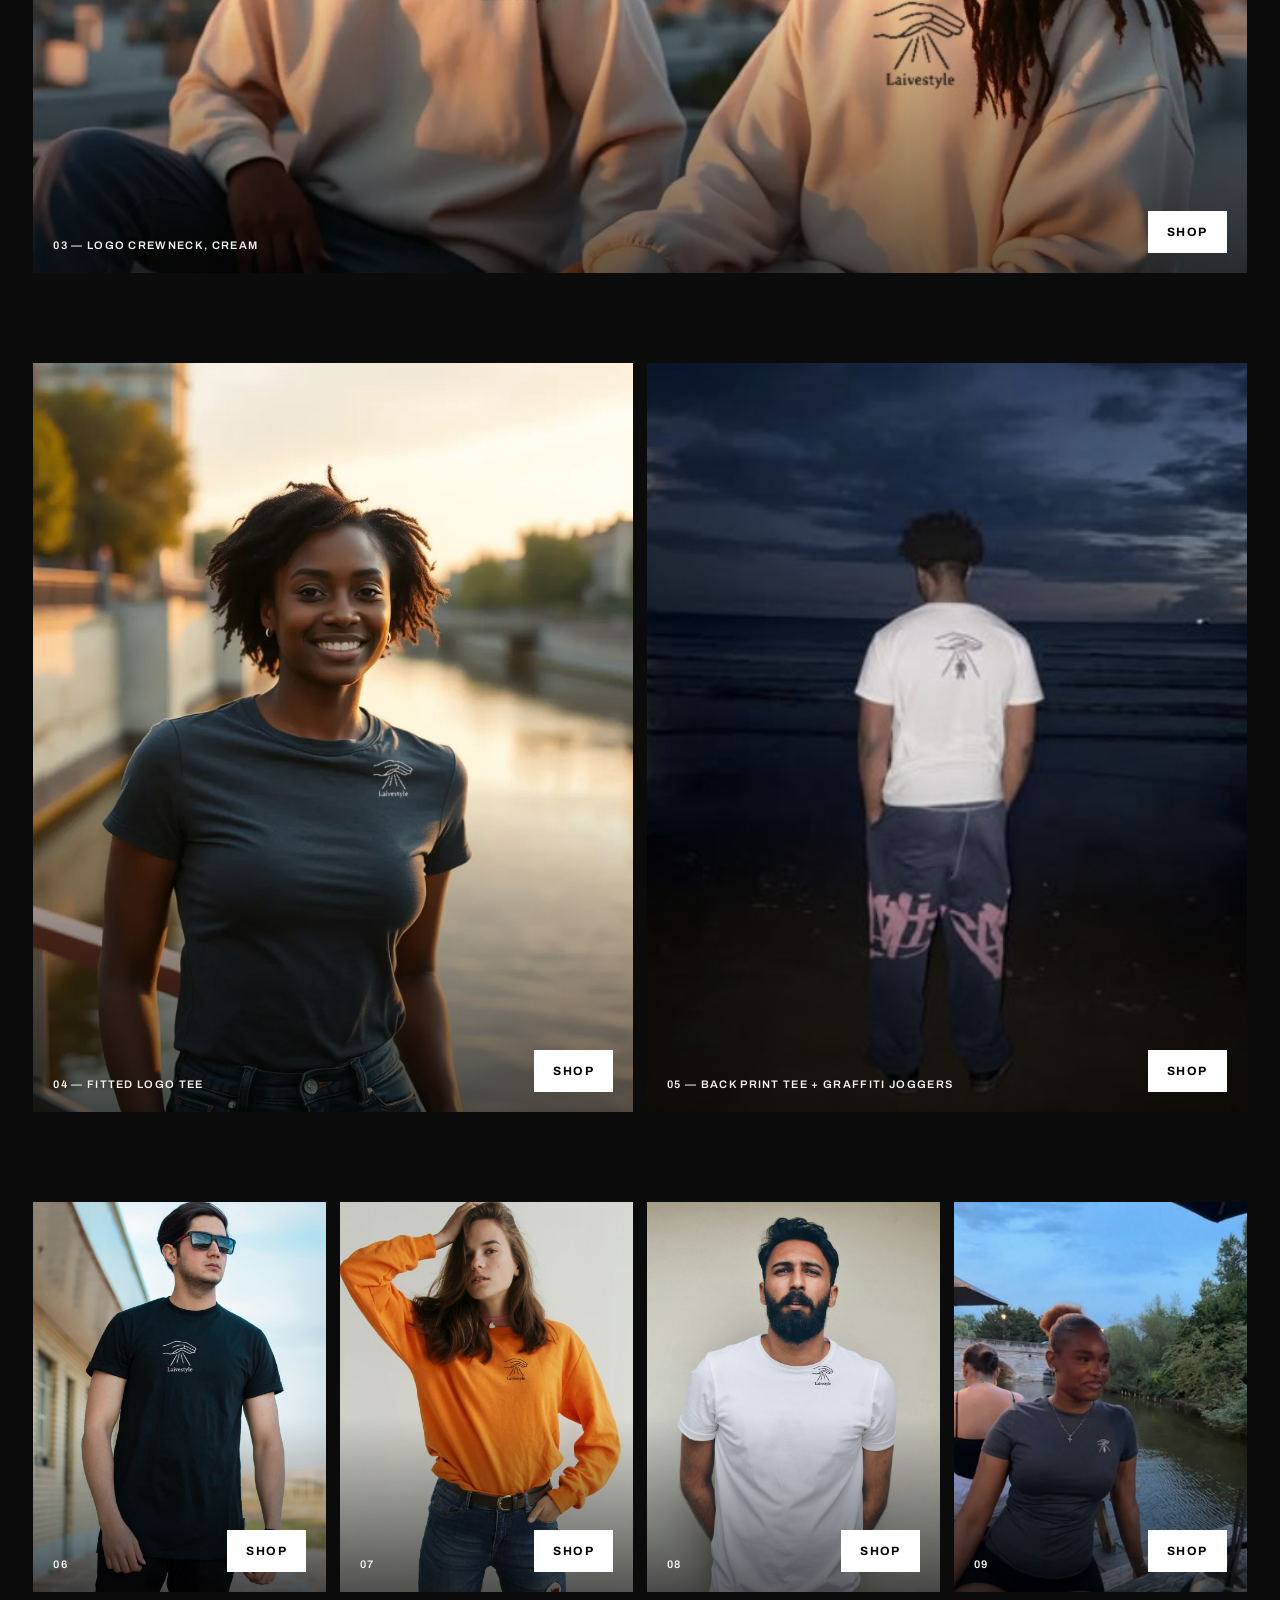
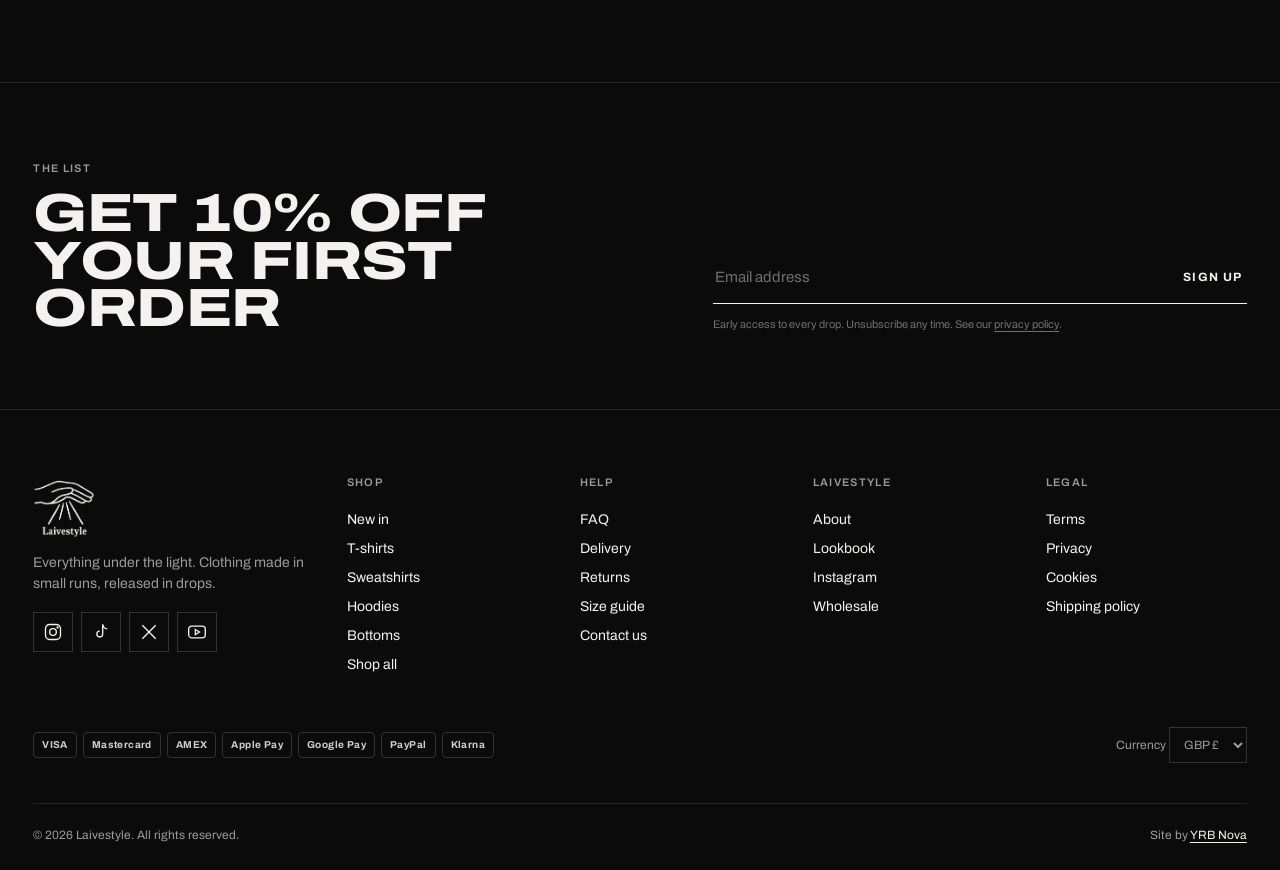
<file: lookbook.html>
<!doctype html>
<html lang="en">
<head>
<meta charset="utf-8">
<meta name="viewport" content="width=device-width, initial-scale=1, viewport-fit=cover">
<title>Lookbook — Laivestyle</title>
<meta name="description" content="Laivestyle Drop 01 lookbook.">
<meta name="theme-color" content="#0b0b0b">
<meta property="og:image" content="assets/img/ai/look-clouds.jpg">
<link rel="icon" type="image/png" href="assets/img/favicon.png">
<link rel="preconnect" href="https://fonts.googleapis.com"><link rel="preconnect" href="https://fonts.gstatic.com" crossorigin>
<link href="https://fonts.googleapis.com/css2?family=Archivo:wdth,wght@62..125,400..900&display=swap" rel="stylesheet">
<link rel="stylesheet" href="css/style.css">
</head>
<body data-page="lookbook">
<div data-header></div>
<main>
  <div class="wrap page-head"><div><p class="crumbs" style="padding:0 0 10px"><a href="index.html">Home</a> / Lookbook</p><h1 class="display h2">Drop 01 — Lookbook</h1></div><p class="muted" style="margin:0;max-width:420px">Shot from golden hour to blue hour: by the water, on rooftops and above the clouds.</p></div>
  <section class="wrap sec" style="padding-top:24px"><div class="split"><a class="tile" href="product.html?p=oversized-tee-white"><img src="assets/img/ai/look-clouds.jpg" alt="Oversized Logo Tee above the clouds"><div class="tile__txt"><span class="label">01 — Oversized Logo Tee, White</span><span class="btn">Shop</span></div></a><a class="tile" href="product.html?p=back-print-hoodie"><img src="assets/img/ai/look-hoodie.jpg" alt="Back Print Hoodie on the pier"><div class="tile__txt"><span class="label">02 — Back Print Hoodie</span><span class="btn">Shop</span></div></a></div></section>
  <section class="wrap sec"><a class="tile" href="product.html?p=logo-crewneck-cream" style="aspect-ratio:16/9"><img src="assets/img/ai/look-crew.jpg" alt="Logo Crewnecks on a rooftop at golden hour"><div class="tile__txt"><span class="label">03 — Logo Crewneck, Cream</span><span class="btn">Shop</span></div></a></section>
  <section class="wrap sec"><div class="split"><a class="tile" href="product.html?p=fitted-tee-charcoal"><img src="assets/img/ai/look-water.jpg" alt="Fitted Logo Tee by the river"><div class="tile__txt"><span class="label">04 — Fitted Logo Tee</span><span class="btn">Shop</span></div></a><a class="tile" href="product.html?p=graffiti-joggers"><img src="assets/img/back-print-tee.jpg" alt="Back Print Tee and Graffiti Joggers by the sea"><div class="tile__txt"><span class="label">05 — Back Print Tee + Graffiti Joggers</span><span class="btn">Shop</span></div></a></div></section>
  <section class="wrap sec"><div class="cats4"><a class="tile" href="product.html?p=oversized-tee-black"><img src="assets/img/shop/black-tee-1.jpg" alt="Oversized Logo Tee in black"><div class="tile__txt"><span class="label">06</span><span class="btn">Shop</span></div></a><a class="tile" href="product.html?p=logo-crewneck-orange"><img src="assets/img/shop/orange-crew-1.jpg" alt="Logo Crewneck in orange"><div class="tile__txt"><span class="label">07</span><span class="btn">Shop</span></div></a><a class="tile" href="product.html?p=oversized-tee-white"><img src="assets/img/shop/white-tee-2.jpg" alt="Oversized Logo Tee in white"><div class="tile__txt"><span class="label">08</span><span class="btn">Shop</span></div></a><a class="tile" href="product.html?p=fitted-tee-charcoal"><img src="assets/img/fitted-tee.jpg" alt="Fitted Logo Tee"><div class="tile__txt"><span class="label">09</span><span class="btn">Shop</span></div></a></div></section>
</main>
<div data-footer></div>
<script src="js/main.js"></script>
</body>
</html>
</file>
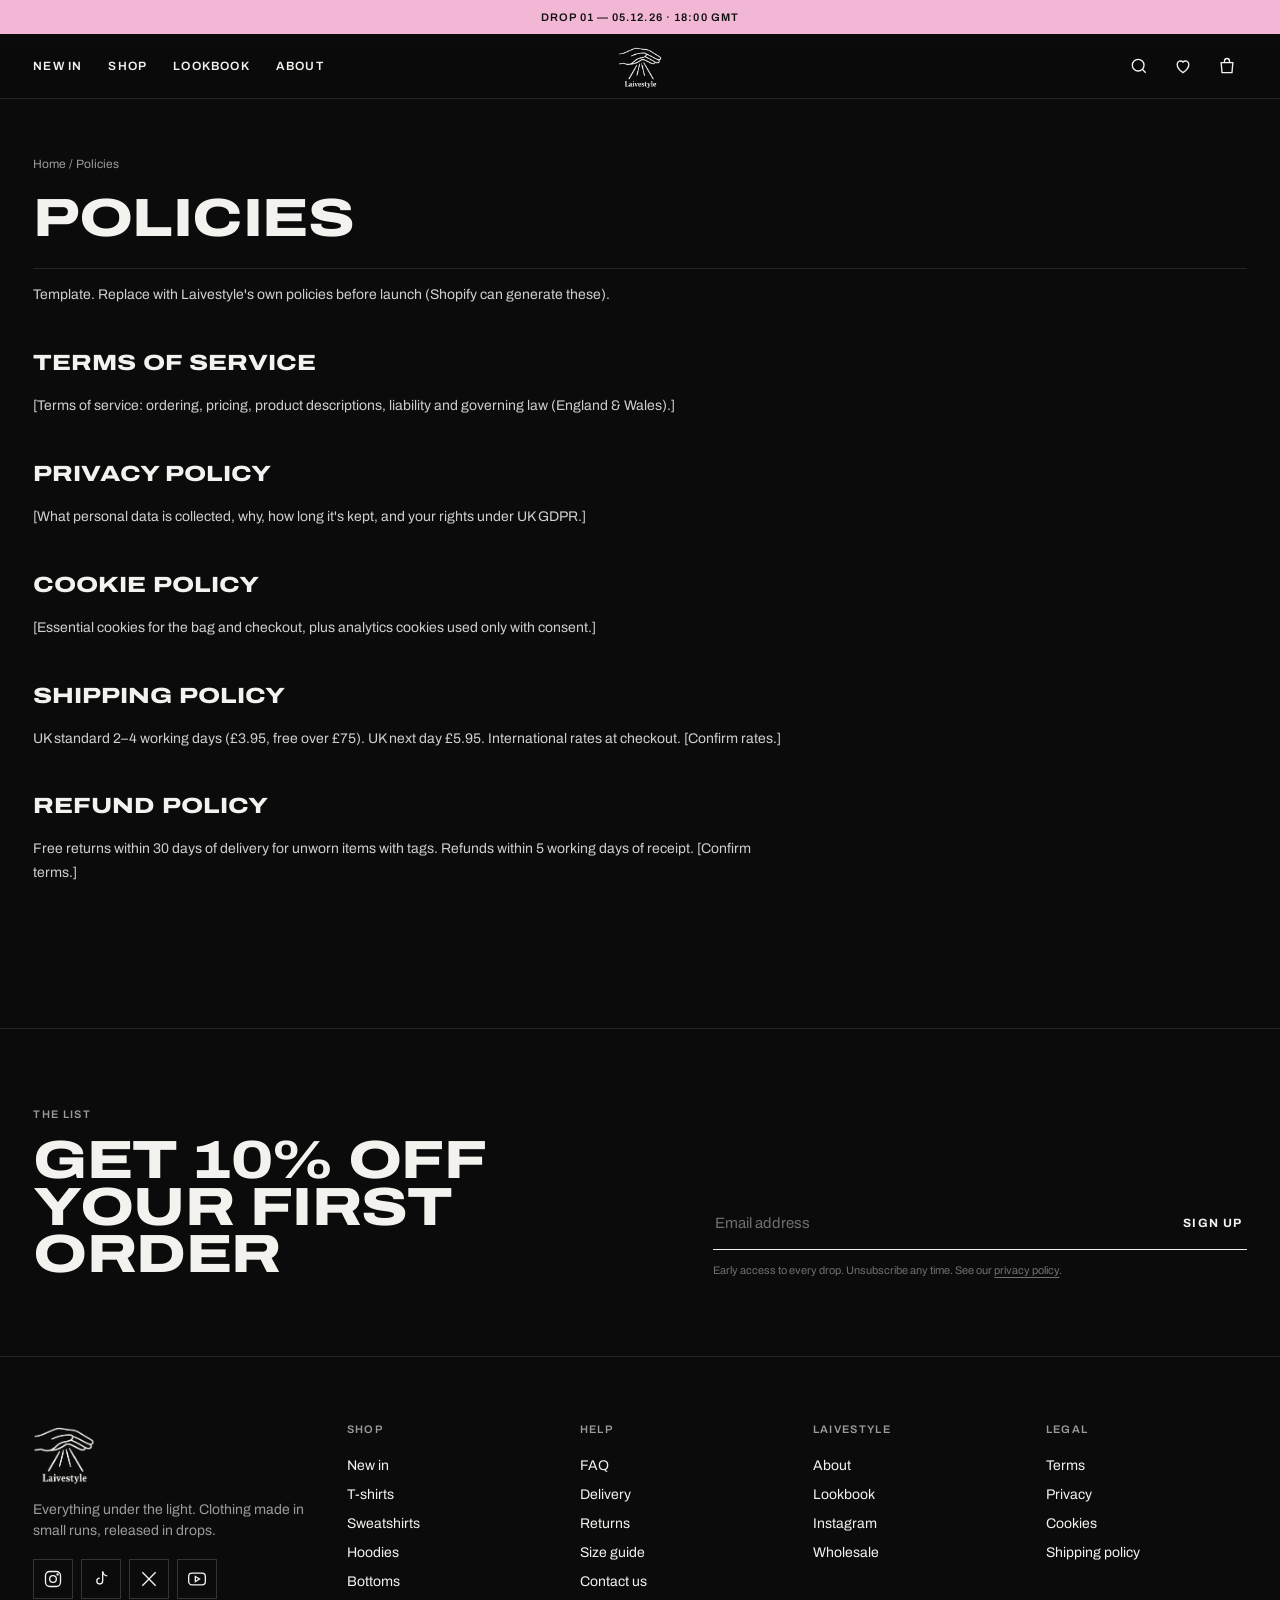
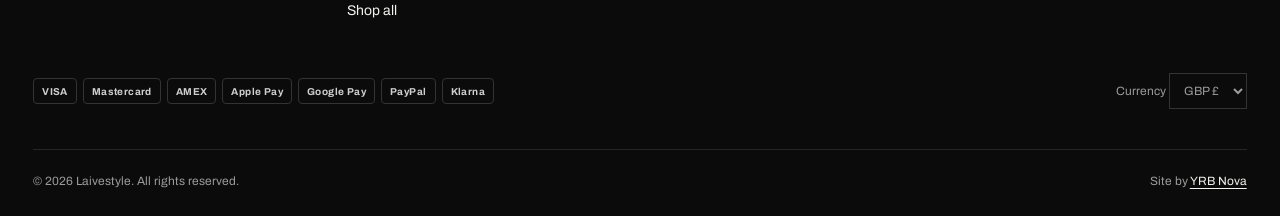
<file: policies.html>
<!doctype html>
<html lang="en">
<head>
<meta charset="utf-8">
<meta name="viewport" content="width=device-width, initial-scale=1, viewport-fit=cover">
<title>Policies — Laivestyle</title>
<meta name="description" content="Laivestyle terms, privacy, cookies and shipping policy.">
<meta name="theme-color" content="#0b0b0b">
<meta property="og:image" content="assets/img/ai/look-clouds.jpg">
<link rel="icon" type="image/png" href="assets/img/favicon.png">
<link rel="preconnect" href="https://fonts.googleapis.com"><link rel="preconnect" href="https://fonts.gstatic.com" crossorigin>
<link href="https://fonts.googleapis.com/css2?family=Archivo:wdth,wght@62..125,400..900&display=swap" rel="stylesheet">
<link rel="stylesheet" href="css/style.css">
</head>
<body data-page="policies">
<div data-header></div>
<main class="wrap">
  <div class="page-head" style="padding-left:0;padding-right:0"><div><p class="crumbs" style="padding:0 0 10px"><a href="index.html">Home</a> / Policies</p><h1 class="display h2">Policies</h1></div></div>
  <div class="prose" style="padding-bottom:40px">
    <p class="muted">Template. Replace with Laivestyle's own policies before launch (Shopify can generate these).</p>
    <h2 id="terms">Terms of service</h2><p>[Terms of service: ordering, pricing, product descriptions, liability and governing law (England &amp; Wales).]</p>
    <h2 id="privacy">Privacy policy</h2><p>[What personal data is collected, why, how long it's kept, and your rights under UK GDPR.]</p>
    <h2 id="cookies">Cookie policy</h2><p>[Essential cookies for the bag and checkout, plus analytics cookies used only with consent.]</p>
    <h2 id="shipping">Shipping policy</h2><p>UK standard 2–4 working days (£3.95, free over £75). UK next day £5.95. International rates at checkout. [Confirm rates.]</p>
    <h2 id="refunds">Refund policy</h2><p>Free returns within 30 days of delivery for unworn items with tags. Refunds within 5 working days of receipt. [Confirm terms.]</p>
  </div>
</main>
<div data-footer></div>
<script src="js/main.js"></script>
</body>
</html>
</file>
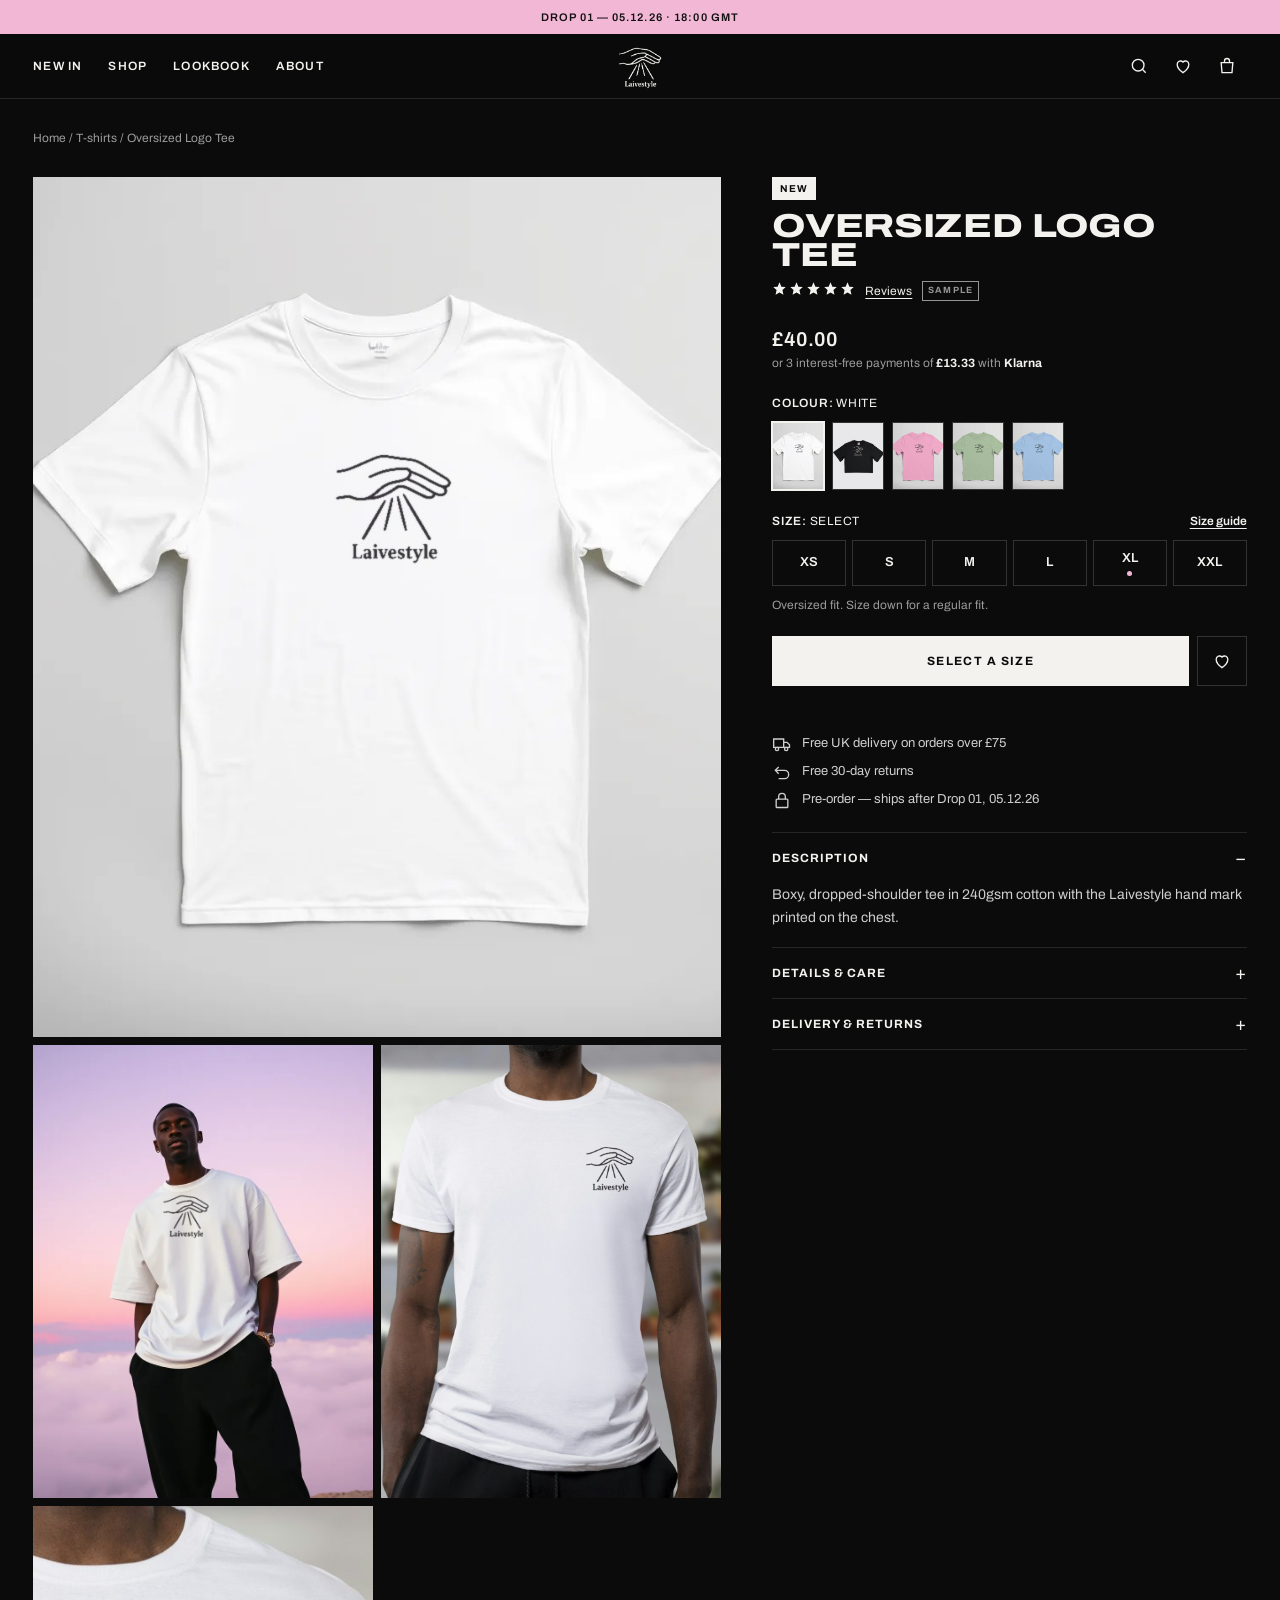
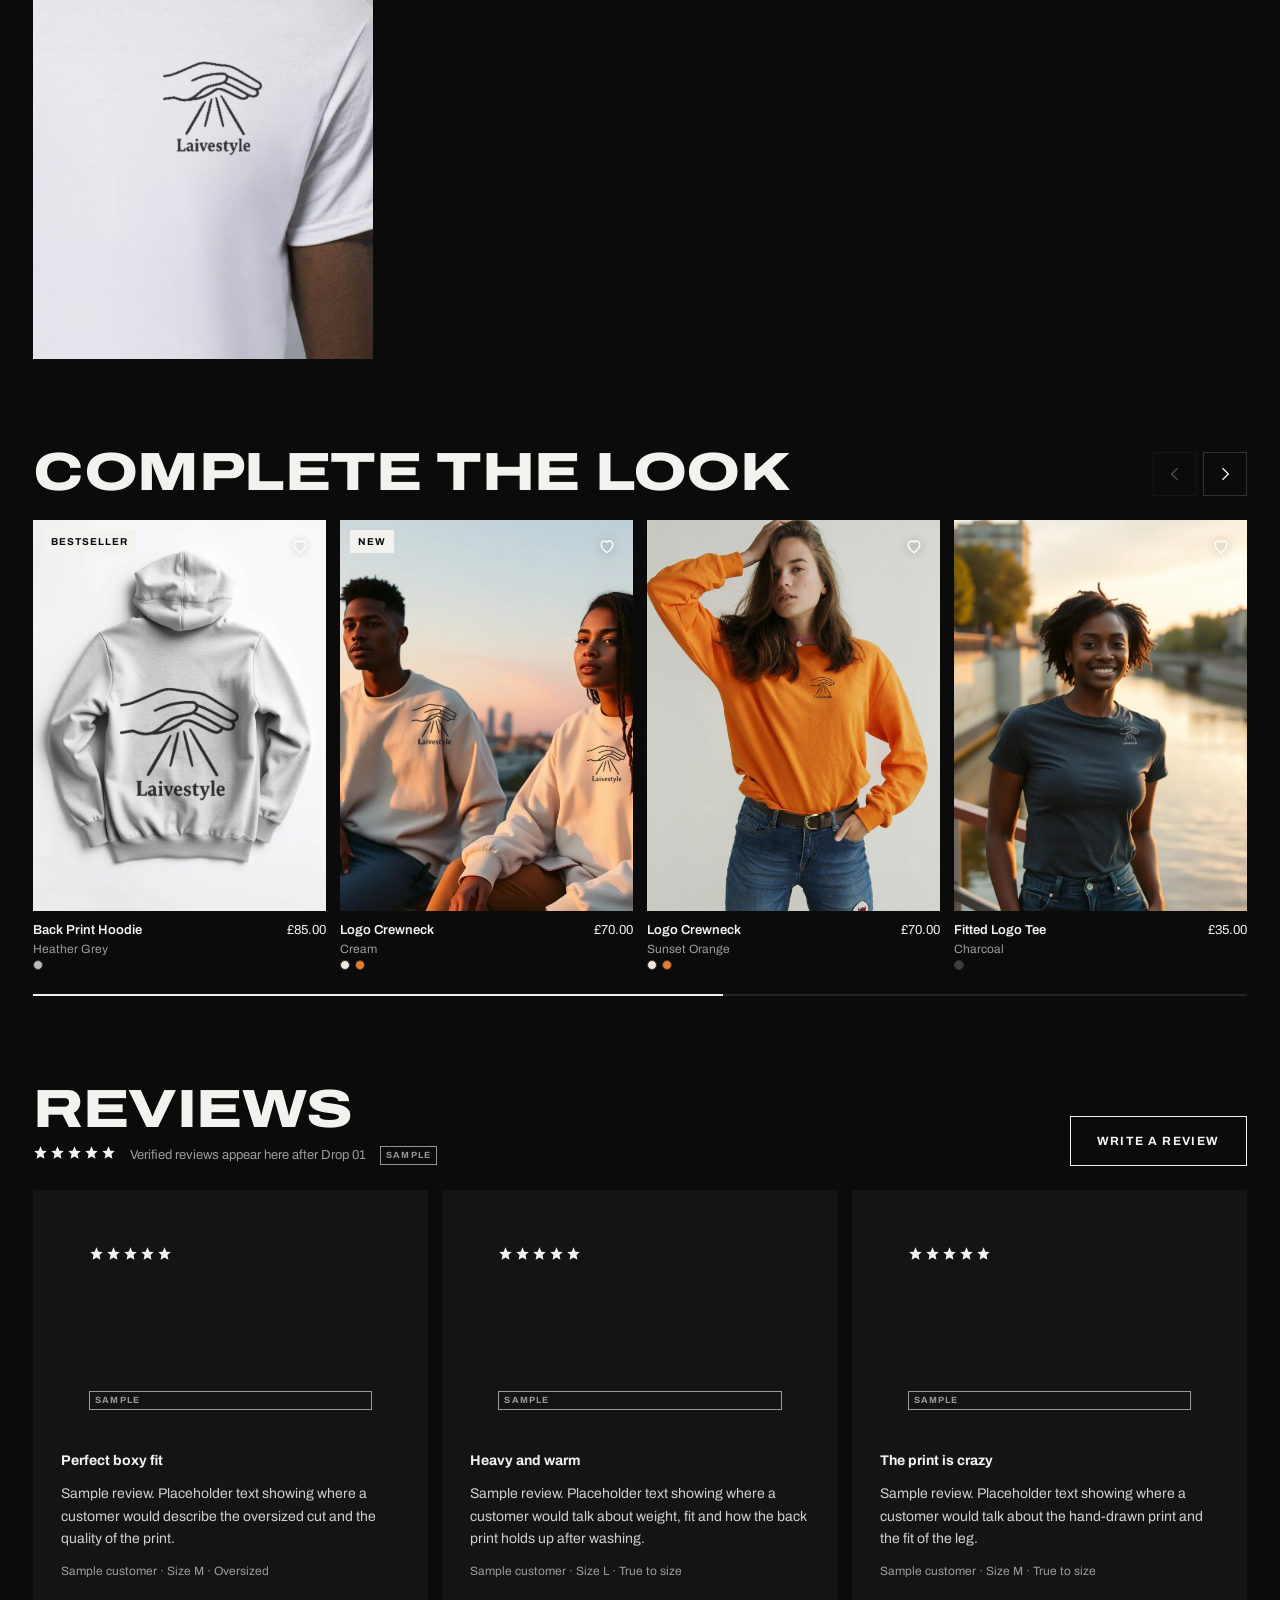
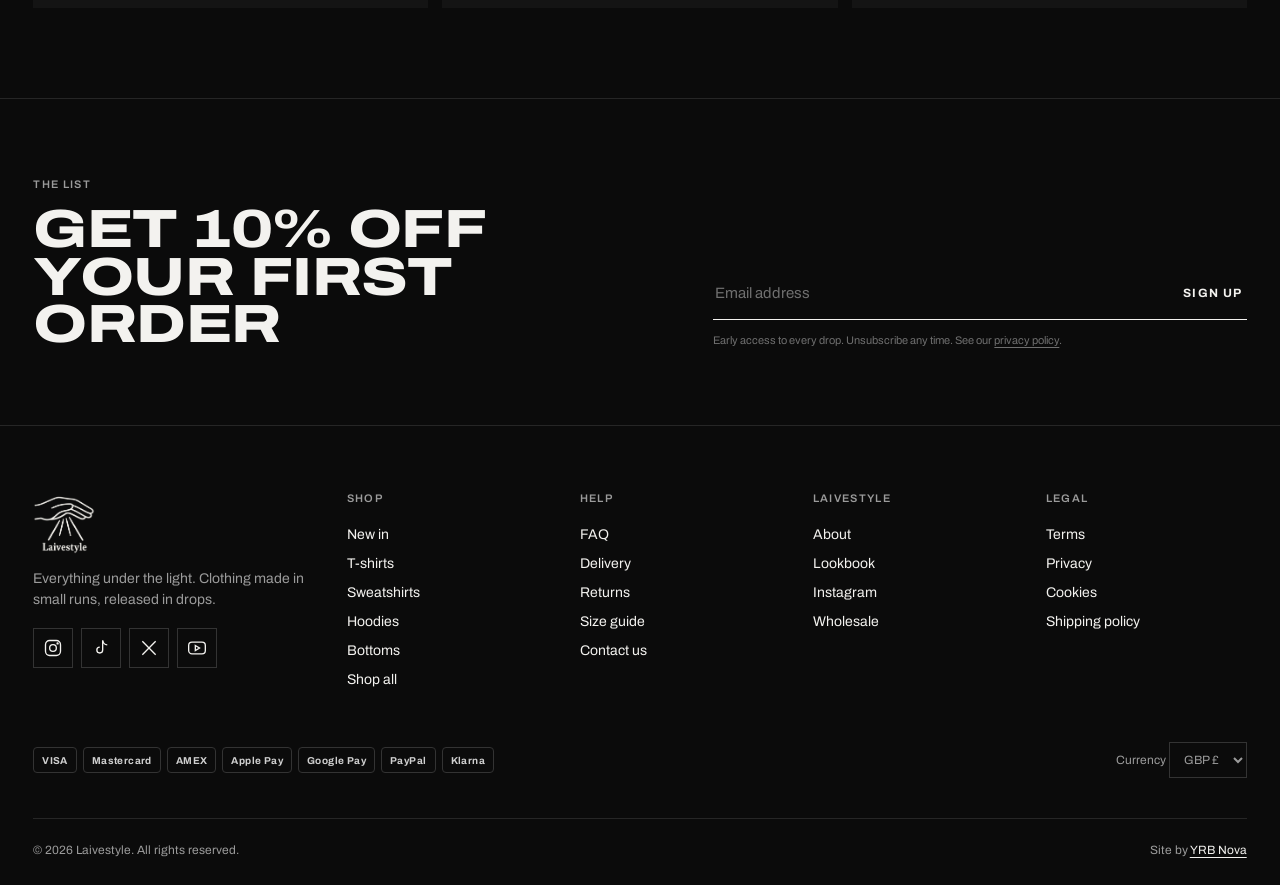
<file: product.html>
<!doctype html>
<html lang="en">
<head>
<meta charset="utf-8">
<meta name="viewport" content="width=device-width, initial-scale=1, viewport-fit=cover">
<title>Laivestyle</title>
<meta name="description" content="Laivestyle Drop 01.">
<meta name="theme-color" content="#0b0b0b">
<meta property="og:image" content="assets/img/ai/look-clouds.jpg">
<link rel="icon" type="image/png" href="assets/img/favicon.png">
<link rel="preconnect" href="https://fonts.googleapis.com"><link rel="preconnect" href="https://fonts.gstatic.com" crossorigin>
<link href="https://fonts.googleapis.com/css2?family=Archivo:wdth,wght@62..125,400..900&display=swap" rel="stylesheet">
<link rel="stylesheet" href="css/style.css">
</head>
<body data-page="product">
<div data-header></div>
<main class="wrap">
  <p class="crumbs" data-crumbs></p>
  <div class="pdp">
    <div><div class="gal" data-gal></div><div class="gal-dots" data-gdots></div></div>
    <div class="buy">
      <div><span class="badge" data-badge style="position:static;display:inline-block;margin-bottom:12px"></span>
        <h1 class="display h3" data-name style="font-size:clamp(26px,2.6vw,38px)"></h1>
        <div style="display:flex;align-items:center;gap:10px;margin-top:10px"><span data-pstars></span><a class="link" href="#reviews" style="font-size:12px">Reviews</a><span class="sample">Sample</span></div></div>
      <div><div class="buy__price" data-price></div><div class="klarna">or 3 interest-free payments of <b data-k></b> with <b>Klarna</b></div></div>
      <div><div class="opt-head"><span>Colour: <span data-colour style="font-weight:400"></span></span></div><div class="sw" data-sw></div></div>
      <div><div class="opt-head"><span>Size: <span data-size style="font-weight:400">Select</span></span><button class="link" data-open="sizeguide" style="font-size:12px;letter-spacing:0;text-transform:none">Size guide</button></div><div class="sizes" data-sizes></div>
        <p class="muted" style="font-size:12px;margin:10px 0 0" data-fit></p></div>
      <div><div class="buy__row"><button class="btn btn--solid" data-add>Select a size</button><button class="wish" data-wishbtn aria-label="Save to wishlist"><svg class="icon" viewBox="0 0 24 24"><path d="M12 20s-7-4.4-7-10a4 4 0 0 1 7-2.6A4 4 0 0 1 19 10c0 5.6-7 10-7 10z"/></svg></button></div>
        <p data-msg style="margin:10px 0 0;font-size:12px;min-height:16px;color:var(--pink)"></p></div>
      <div class="perks">
        <div><svg class="icon" viewBox="0 0 24 24"><path d="M2 6h12v10H2zM14 10h4l3 3v3h-7"/><circle cx="6" cy="18" r="2"/><circle cx="17" cy="18" r="2"/></svg>Free UK delivery on orders over £75</div>
        <div><svg class="icon" viewBox="0 0 24 24"><path d="M4 10h11a5 5 0 0 1 0 10H8"/><path d="M8 6l-4 4 4 4"/></svg>Free 30-day returns</div>
        <div><svg class="icon" viewBox="0 0 24 24"><rect x="5" y="11" width="14" height="10" rx="1"/><path d="M8 11V8a4 4 0 0 1 8 0v3"/></svg>Pre-order — ships after Drop 01, 05.12.26</div>
      </div>
      <div class="acc">
        <details open><summary>Description</summary><div class="body" data-desc></div></details>
        <details><summary>Details &amp; care</summary><div class="body"><ul data-details></ul></div></details>
        <details><summary>Delivery &amp; returns</summary><div class="body">UK standard delivery 2–4 working days (£3.95, free over £75). UK next day £5.95. International delivery available. Free returns within 30 days — see our <a class="link" href="faq.html#returns">returns policy</a>.</div></details>
      </div>
    </div>
  </div>

  <section class="sec" data-slider>
    <div class="sec-head"><h2 class="display h2">Complete the look</h2><div class="arrows"><button data-prev aria-label="Previous"><svg class="icon" viewBox="0 0 24 24"><path d="M15 5l-7 7 7 7"/></svg></button><button data-next aria-label="Next"><svg class="icon" viewBox="0 0 24 24"><path d="M9 5l7 7-7 7"/></svg></button></div></div>
    <div class="slider" data-also></div><div class="progress"><i></i></div>
  </section>

  <section class="sec" id="reviews">
    <div class="sec-head" style="flex-wrap:wrap"><div><h2 class="display h2">Reviews</h2><div class="rsum dark" style="margin-top:12px"><span data-rstars></span><span class="muted" style="font-size:13px">Verified reviews appear here after Drop 01</span><span class="sample">Sample</span></div></div>
      <button class="btn btn--line" data-write>Write a review</button></div>
    <div class="values" data-rlist></div>
  </section>

  <section class="sec" data-viewed-wrap style="display:none" data-slider>
    <div class="sec-head"><h2 class="display h2">Recently viewed</h2><div class="arrows"><button data-prev aria-label="Previous"><svg class="icon" viewBox="0 0 24 24"><path d="M15 5l-7 7 7 7"/></svg></button><button data-next aria-label="Next"><svg class="icon" viewBox="0 0 24 24"><path d="M9 5l7 7-7 7"/></svg></button></div></div>
    <div class="slider" data-viewed></div><div class="progress"><i></i></div>
  </section>
</main>
<div class="sticky-add" data-sticky><div style="flex:1;min-width:0"><div style="font-size:13px;font-weight:600;white-space:nowrap;overflow:hidden;text-overflow:ellipsis" data-sname></div><div class="muted" style="font-size:12px" data-sprice></div></div><button class="btn btn--solid" data-sadd style="height:46px">Add to bag</button></div>

<div data-footer></div>
<script src="js/main.js"></script>
<script>
(function () {
  var L = window.LAIV, $ = function (s) { return document.querySelector(s); }, $$ = function (s) { return Array.prototype.slice.call(document.querySelectorAll(s)); };
  var p = L.byId[new URLSearchParams(location.search).get('p')] || L.CAT[0], size = null;
  L.viewed(p.id);
  document.title = p.name + ' — ' + p.colour + ' — Laivestyle';
  $('[data-crumbs]').innerHTML = '<a href="index.html">Home</a> / <a href="shop.html?c=' + encodeURIComponent(p.cat) + '">' + p.cat + '</a> / ' + L.esc(p.name);
  if (p.badge) $('[data-badge]').textContent = p.badge; else $('[data-badge]').remove();
  $('[data-name]').textContent = p.name;
  $('[data-pstars]').innerHTML = L.stars(5); $('[data-rstars]').innerHTML = L.stars(5);
  $('[data-price]').textContent = L.gbp(p.price); $('[data-k]').textContent = L.gbp(p.price / 3);
  $('[data-colour]').textContent = p.colour;
  $('[data-desc]').textContent = p.desc;
  $('[data-details]').innerHTML = p.details.map(function (d) { return '<li>' + L.esc(d) + '</li>'; }).join('');
  $('[data-fit]').textContent = /Oversized/.test(p.name) ? 'Oversized fit. Size down for a regular fit.' : (/Fitted/.test(p.name) ? 'Fitted cut. Size up for a relaxed fit.' : 'True to size.');
  $('[data-sname]').textContent = p.name + ' — ' + p.colour; $('[data-sprice]').textContent = L.gbp(p.price);
  $('[data-gal]').innerHTML = p.imgs.map(function (s, i) { return '<div><img src="' + s + '" alt="' + (i ? '' : L.esc(p.name + ' — ' + p.colour)) + '"' + (i > 1 ? ' loading="lazy"' : '') + '></div>'; }).join('');
  $('[data-gdots]').innerHTML = p.imgs.map(function (s, i) { return '<i class="' + (i ? '' : 'on') + '"></i>'; }).join('');
  var gal = $('[data-gal]');
  gal.addEventListener('scroll', function () { var i = Math.round(gal.scrollLeft / gal.clientWidth); $$('[data-gdots] i').forEach(function (d, j) { d.classList.toggle('on', i === j); }); }, { passive: true });
  $('[data-sw]').innerHTML = L.CAT.filter(function (q) { return q.group === p.group; }).map(function (q) { return '<a href="product.html?p=' + q.id + '" class="' + (q.id === p.id ? 'on' : '') + '" title="' + L.esc(q.colour) + '" aria-label="' + L.esc(q.colour) + '"><img src="' + q.imgs[0] + '" alt=""></a>'; }).join('');
  var low = p.low || [];
  $('[data-sizes]').innerHTML = L.sizesFor(p).map(function (s) { return '<button class="size' + (low.indexOf(s) > -1 ? ' low' : '') + '" data-s="' + s + '"' + (low.indexOf(s) > -1 ? ' title="Low stock"' : '') + '>' + s + '</button>'; }).join('');
  var addBtn = $('[data-add]'), msg = $('[data-msg]');
  $('[data-sizes]').addEventListener('click', function (e) {
    var b = e.target.closest('[data-s]'); if (!b) return; size = b.getAttribute('data-s');
    $$('.size').forEach(function (x) { x.classList.toggle('on', x === b); x.setAttribute('aria-pressed', x === b); });
    $('[data-size]').textContent = size; addBtn.textContent = 'Add to bag — ' + L.gbp(p.price);
    msg.textContent = low.indexOf(size) > -1 ? 'Only a few left in ' + size : '';
  });
  var add = function () { if (!size) { msg.textContent = 'Please select a size'; $('[data-sizes]').scrollIntoView({ behavior: 'smooth', block: 'center' }); return; } L.addToBag(p.id, size, 1); };
  addBtn.addEventListener('click', add); $('[data-sadd]').addEventListener('click', add);
  var wb = $('[data-wishbtn]'), sw = function () { wb.classList.toggle('on', L.isWished(p.id)); };
  wb.addEventListener('click', function () { L.toggleWish(p.id); sw(); }); sw();
  var st = $('[data-sticky]');
  window.addEventListener('scroll', function () { st.classList.toggle('on', addBtn.getBoundingClientRect().bottom < 0); }, { passive: true });
  $('[data-also]').innerHTML = L.CAT.filter(function (q) { return q.group !== p.group; }).slice(0, 8).map(L.card).join('');
  var rs = L.REVIEWS.filter(function (r) { return r.p === p.id; }).concat(L.REVIEWS.filter(function (r) { return r.p !== p.id; }));
  $('[data-rlist]').innerHTML = rs.slice(0, 3).map(function (r) { return '<div><div style="display:flex;justify-content:space-between">' + L.stars(r.r) + '<span class="sample">Sample</span></div><h4 style="margin:0">' + L.esc(r.t) + '</h4><p>' + L.esc(r.b) + '</p><span class="muted" style="font-size:12px">' + L.esc(r.n) + ' · Size ' + r.s + ' · ' + r.fit + '</span></div>'; }).join('');
  $('[data-write]').addEventListener('click', function () { this.textContent = 'Reviews open after Drop 01'; });
  var v = L.getViewed().filter(function (id) { return id !== p.id && L.byId[id]; });
  if (v.length) { document.querySelector('[data-viewed-wrap]').style.display = ''; $('[data-viewed]').innerHTML = v.map(function (id) { return L.card(L.byId[id]); }).join(''); }
  document.querySelectorAll('[data-slider]').forEach(L.slider);
})();
</script>
</body>
</html>
</file>
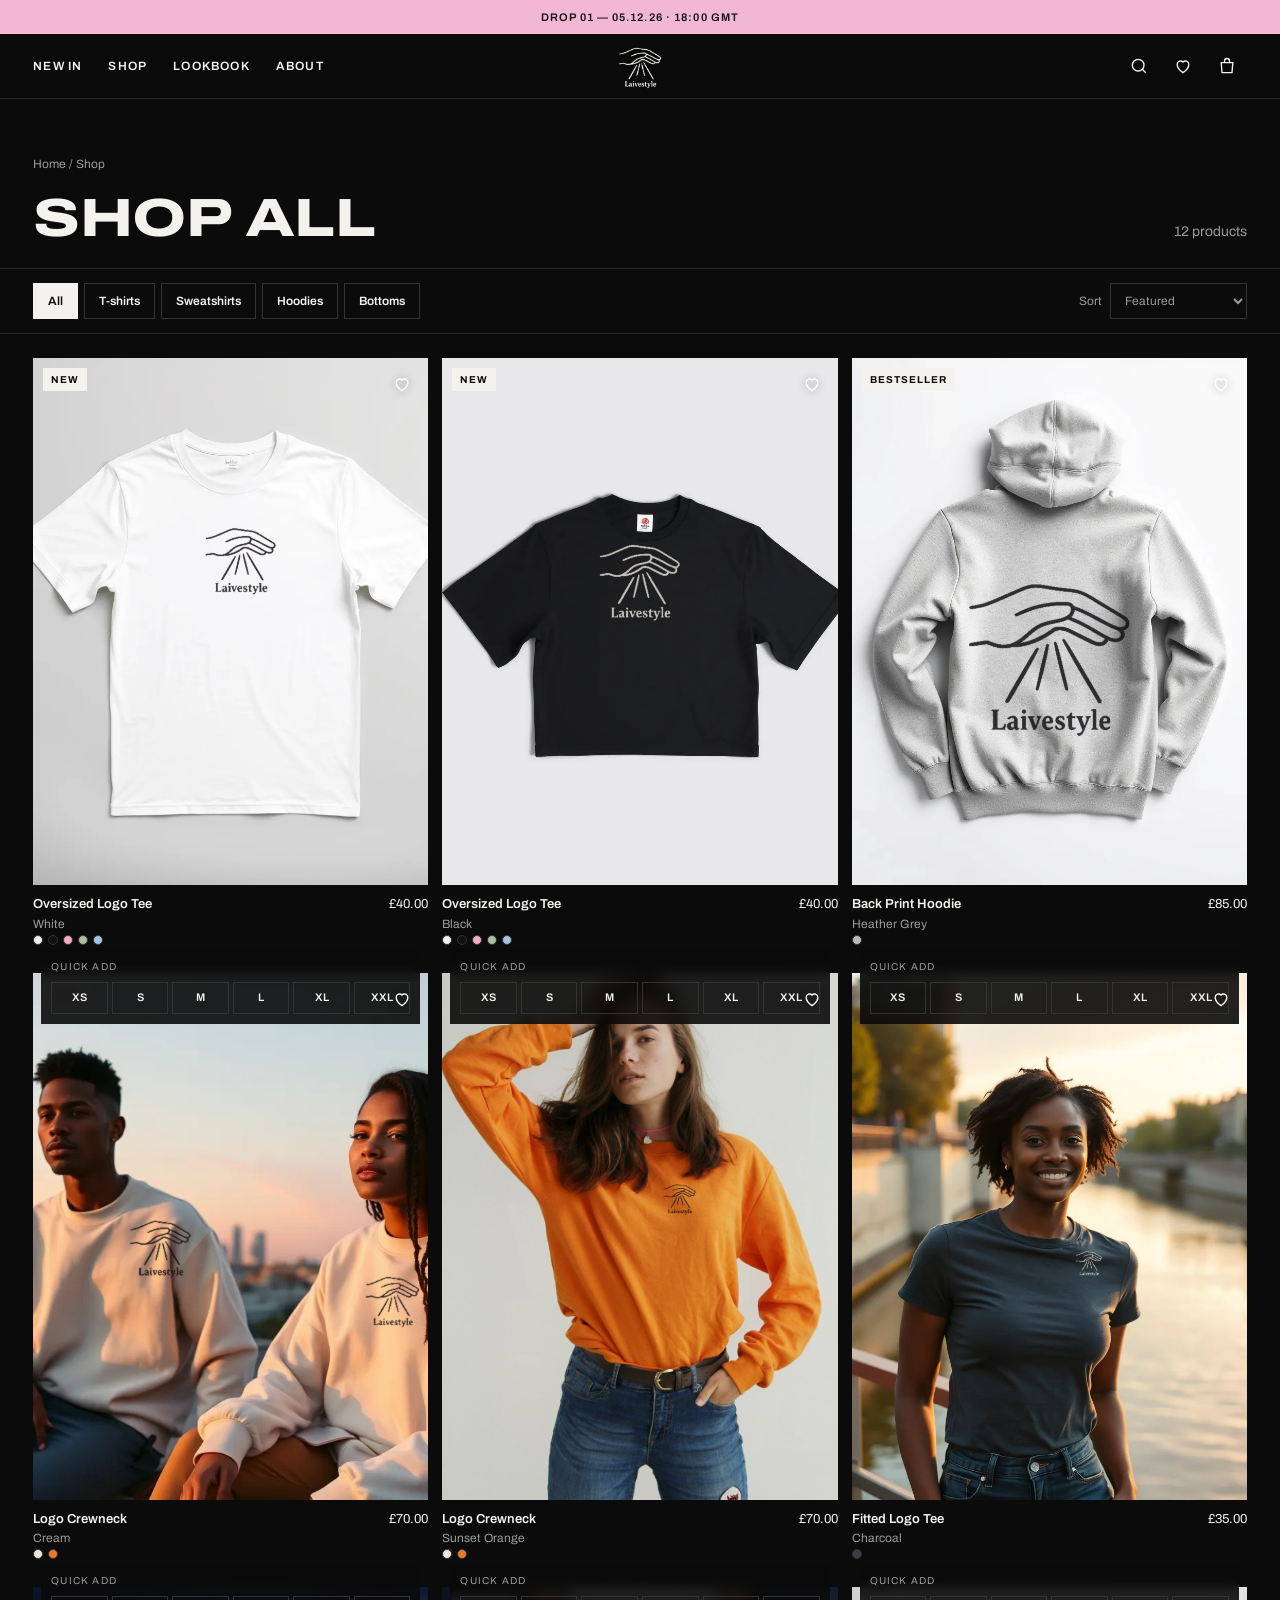
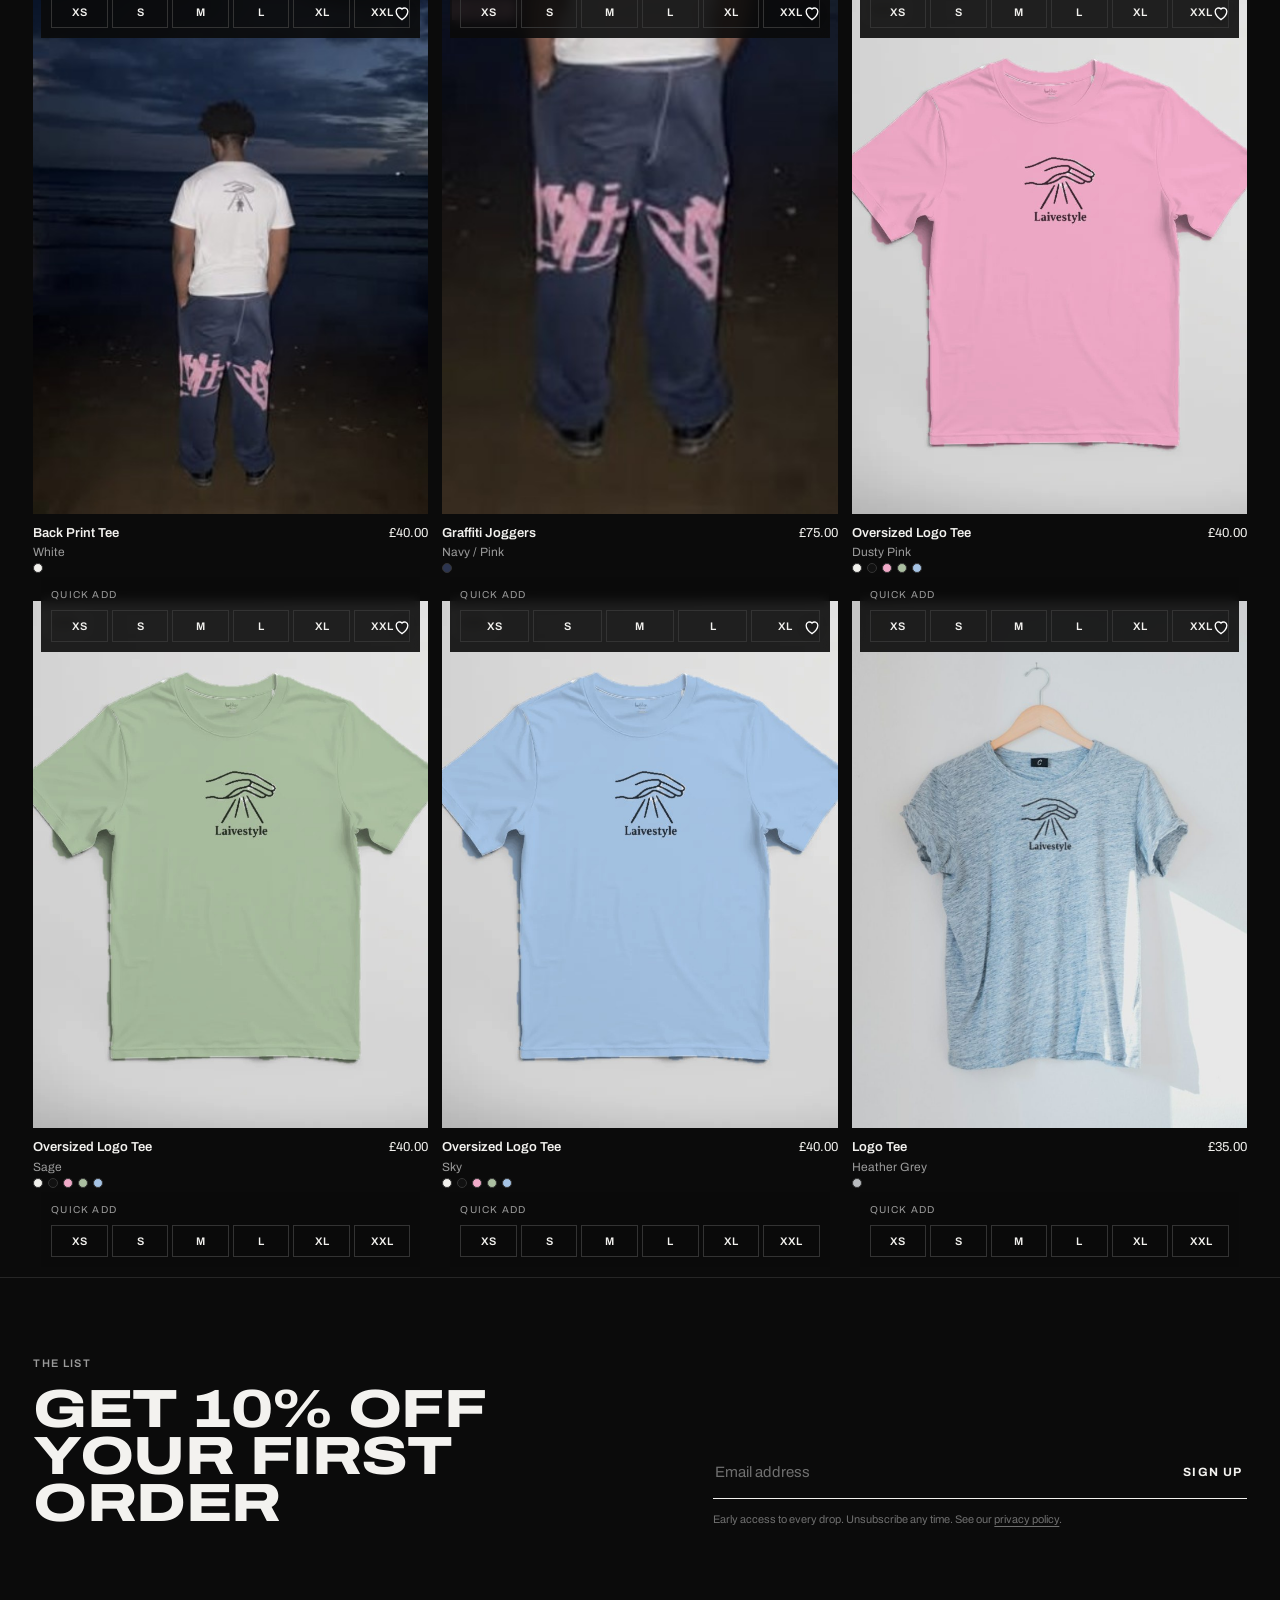
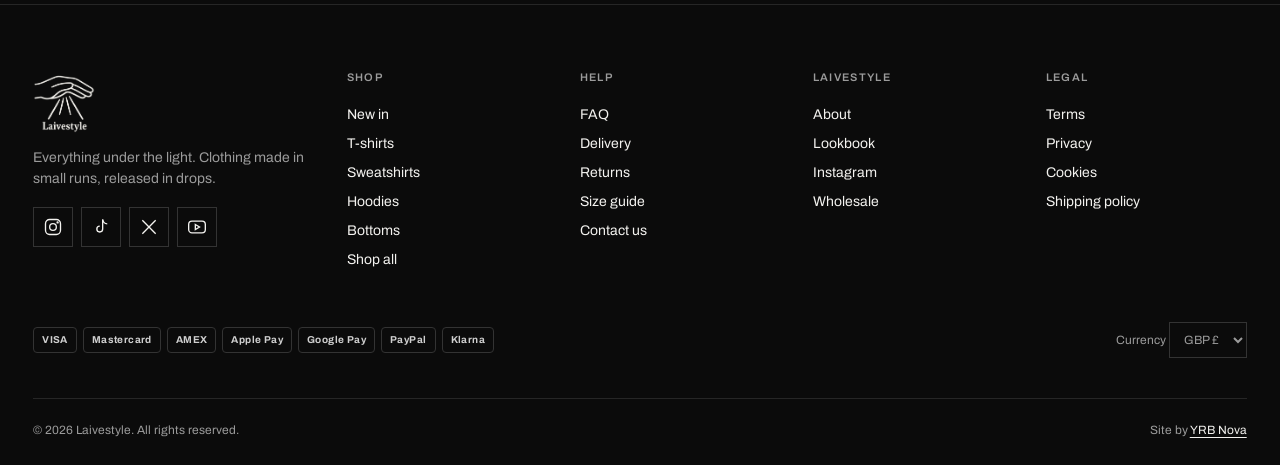
<file: shop.html>
<!doctype html>
<html lang="en">
<head>
<meta charset="utf-8">
<meta name="viewport" content="width=device-width, initial-scale=1, viewport-fit=cover">
<title>Shop all — Laivestyle</title>
<meta name="description" content="Shop Laivestyle Drop 01: tees, hoodies, crewnecks and joggers.">
<meta name="theme-color" content="#0b0b0b">
<meta property="og:image" content="assets/img/ai/look-clouds.jpg">
<link rel="icon" type="image/png" href="assets/img/favicon.png">
<link rel="preconnect" href="https://fonts.googleapis.com"><link rel="preconnect" href="https://fonts.gstatic.com" crossorigin>
<link href="https://fonts.googleapis.com/css2?family=Archivo:wdth,wght@62..125,400..900&display=swap" rel="stylesheet">
<link rel="stylesheet" href="css/style.css">
</head>
<body data-page="shop">
<div data-header></div>
<main>
  <div class="wrap page-head"><div><p class="crumbs" style="padding:0 0 10px"><a href="index.html">Home</a> / Shop</p><h1 class="display h2" data-title>Shop all</h1></div><p class="muted" style="margin:0"><span data-total></span> products</p></div>
  <div class="wrap toolbar">
    <div class="chips" data-chips></div>
    <label class="muted" style="font-size:12px;display:flex;align-items:center;gap:8px">Sort <select data-sort><option value="featured">Featured</option><option value="new">New in</option><option value="low">Price: low to high</option><option value="high">Price: high to low</option></select></label>
  </div>
  <div class="wrap pgrid" data-grid></div>
</main>
<div data-footer></div>
<script src="js/main.js"></script>
<script>
(function () {
  var L = window.LAIV, q = new URLSearchParams(location.search), cat = q.get('c') || 'All', sort = q.get('sort') || 'featured';
  var cats = ['All', 'T-shirts', 'Sweatshirts', 'Hoodies', 'Bottoms'];
  var chips = document.querySelector('[data-chips]'), sel = document.querySelector('[data-sort]');
  sel.value = sort;
  function draw() {
    chips.innerHTML = cats.map(function (c) { return '<button class="' + (c === cat ? 'on' : '') + '" data-c="' + c + '">' + c + '</button>'; }).join('');
    var list = L.CAT.filter(function (p) { return cat === 'All' || p.cat === cat; }).slice();
    if (sort === 'low') list.sort(function (a, b) { return a.price - b.price; });
    if (sort === 'high') list.sort(function (a, b) { return b.price - a.price; });
    if (sort === 'new') list.sort(function (a, b) { return (b.badge === 'New') - (a.badge === 'New'); });
    document.querySelector('[data-grid]').innerHTML = list.map(L.card).join('');
    document.querySelector("[data-total]").textContent = list.length;
    document.querySelector('[data-title]').textContent = cat === 'All' ? (sort === 'new' ? 'New in' : 'Shop all') : cat;
    var qs = [];
    if (cat !== 'All') qs.push('c=' + encodeURIComponent(cat));
    if (sort !== 'featured') qs.push('sort=' + sort);
    history.replaceState(null, '', 'shop.html' + (qs.length ? '?' + qs.join('&') : ''));
  }
  chips.addEventListener('click', function (e) { var b = e.target.closest('[data-c]'); if (b) { cat = b.getAttribute('data-c'); draw(); } });
  sel.addEventListener('change', function () { sort = sel.value; draw(); });
  draw();
})();
</script>
</body>
</html>
</file>
<file: css/style.css>
/* Laivestyle — store by YRB Nova */

:root{
  --bg:#0b0b0b; --panel:#141414; --panel-2:#1b1b1b; --line:#262626; --line-2:#333;
  --ink:#f3f2ef; --muted:#9b9b9b; --dim:#6f6f6f;
  --paper:#efede8; --paper-ink:#111;
  --pink:#f3b7d6;
  --f:'Archivo', 'Helvetica Neue', Arial, sans-serif;
  --pad:clamp(16px,2.6vw,36px);
  --ease:cubic-bezier(.2,.7,.2,1);
}
*,*::before,*::after{box-sizing:border-box}
html{-webkit-text-size-adjust:100%;scroll-behavior:smooth}
body{margin:0;background:var(--bg);color:var(--ink);font-family:var(--f);font-size:14px;line-height:1.5;font-variation-settings:"wdth" 100;-webkit-font-smoothing:antialiased;overflow-x:hidden}
body.lock{overflow:hidden}
a{color:inherit;text-decoration:none}
button,input,select,textarea{font:inherit;color:inherit}
button{background:none;border:0;padding:0;cursor:pointer}
img,video{display:block;max-width:100%}
:focus-visible{outline:2px solid var(--ink);outline-offset:2px}
.wrap{padding-left:var(--pad);padding-right:var(--pad)}
.sr{position:absolute;width:1px;height:1px;overflow:hidden;clip:rect(0 0 0 0);white-space:nowrap}

/* type */
.display{margin:0;font-weight:800;font-variation-settings:"wdth" 125;text-transform:uppercase;line-height:.88;letter-spacing:-.01em}
.h1{font-size:clamp(44px,8.4vw,132px)}
.h2{font-size:clamp(30px,4.2vw,64px)}
.h3{font-size:clamp(22px,2.2vw,32px)}
.label{font-size:11px;font-weight:600;letter-spacing:.12em;text-transform:uppercase}
.muted{color:var(--muted)}
.link{text-decoration:underline;text-underline-offset:3px;text-decoration-thickness:1px}
.link:hover{color:var(--pink)}

/* buttons */
.btn{display:inline-flex;align-items:center;justify-content:center;gap:10px;height:50px;padding:0 26px;font-size:12px;font-weight:700;letter-spacing:.12em;text-transform:uppercase;border:1px solid var(--ink);transition:background-color .2s,color .2s,border-color .2s}
.btn--solid{background:var(--ink);color:var(--bg)}
.btn--solid:hover{background:var(--pink);border-color:var(--pink)}
.btn--line:hover{background:var(--ink);color:var(--bg)}
.btn--block{width:100%}
.btn--dark{background:var(--paper-ink);color:#fff;border-color:var(--paper-ink)}
.btn--dark:hover{background:#333;border-color:#333}
.icon{width:20px;height:20px;stroke:currentColor;fill:none;stroke-width:1.6}

/* ---------------- intro ---------------- */
.intro{position:fixed;inset:0;z-index:200;background:#000;overflow:hidden;display:grid;place-items:center;transition:opacity .9s ease,visibility 0s .9s}
.intro.gone{opacity:0;visibility:hidden;pointer-events:none}
.intro__beam{position:absolute;top:-10%;left:50%;width:min(1400px,240vw);height:120%;transform:translateX(-50%);opacity:0;pointer-events:none;
  background:conic-gradient(from 0deg at 50% 0%,transparent 158deg,rgba(255,236,246,.07) 166deg,rgba(255,236,246,.22) 174deg,rgba(255,255,255,.35) 180deg,rgba(255,236,246,.22) 186deg,rgba(255,236,246,.07) 194deg,transparent 202deg);
  filter:blur(10px);animation:beamIn 2.4s .3s cubic-bezier(.2,.7,.2,1) forwards,beamPulse 5s 2.7s ease-in-out infinite}
@keyframes beamIn{to{opacity:1}}
@keyframes beamPulse{0%,100%{opacity:1}50%{opacity:.7}}
.intro__dust{position:absolute;inset:0;pointer-events:none;opacity:.5;
  background-image:radial-gradient(1px 1px at 20% 30%,#fff,transparent),radial-gradient(1px 1px at 70% 60%,#fff,transparent),radial-gradient(1.5px 1.5px at 45% 75%,#f3b7d6,transparent),radial-gradient(1px 1px at 85% 20%,#fff,transparent),radial-gradient(1px 1px at 30% 85%,#fff,transparent),radial-gradient(1.5px 1.5px at 60% 15%,#f3b7d6,transparent);
  background-size:400px 400px;animation:dust 30s linear infinite}
@keyframes dust{to{background-position:0 -800px}}
.intro__mark{position:relative;z-index:2;width:clamp(150px,22vw,260px);clip-path:inset(0 0 100% 0);animation:pour 1.8s .5s cubic-bezier(.6,0,.2,1) forwards;filter:drop-shadow(0 0 30px rgba(243,183,214,.35))}
.intro__mark img{width:100%;height:auto}
@keyframes pour{to{clip-path:inset(0 0 0 0)}}
.intro__words{position:absolute;z-index:3;left:0;right:0;top:50%;transform:translateY(-50%);display:flex;justify-content:center;gap:.3em;flex-wrap:wrap;padding:0 16px;font-weight:900;font-variation-settings:"wdth" 125;text-transform:uppercase;font-size:clamp(34px,8vw,120px);line-height:.9;letter-spacing:-.01em;pointer-events:none}
.intro__words span{opacity:0;transform:translateY(30px);filter:blur(8px)}
.intro.playing .intro__words span{animation:word .7s cubic-bezier(.2,.7,.2,1) forwards}
.intro.playing .intro__words span:nth-child(2){animation-delay:.45s}
.intro.playing .intro__words span:nth-child(3){animation-delay:.9s}
.intro.playing .intro__words span:nth-child(4){animation-delay:1.35s;color:var(--pink)}
@keyframes word{to{opacity:1;transform:none;filter:none}}
.intro.playing .intro__mark{transition:opacity .5s,transform 2.5s;opacity:.12;transform:scale(1.6)}
.intro__load{position:absolute;left:0;right:0;bottom:clamp(28px,6vh,56px);display:flex;align-items:center;justify-content:center;gap:16px;font-size:11px;font-weight:600;letter-spacing:.16em;text-transform:uppercase;font-variant-numeric:tabular-nums;transition:opacity .5s}
.intro__load i{display:block;width:min(220px,40vw);height:1px;background:rgba(255,255,255,.2);position:relative}
.intro__load b{position:absolute;left:0;top:0;bottom:0;width:0;background:#fff}
.intro.ready .intro__load{opacity:0}
.intro__ui{position:absolute;left:0;right:0;bottom:clamp(28px,7vh,64px);z-index:4;display:flex;flex-direction:column;align-items:center;gap:16px;opacity:0;transform:translateY(12px);pointer-events:none;transition:opacity .7s,transform .7s}
.intro.ready .intro__ui{opacity:1;transform:none;pointer-events:auto}
.intro.playing .intro__ui{opacity:0;pointer-events:none}
.intro__enter{position:relative;width:132px;height:132px;border-radius:50%;border:1px solid rgba(255,255,255,.6);display:flex;flex-direction:column;align-items:center;justify-content:center;gap:4px;font-weight:800;font-variation-settings:"wdth" 125;font-size:15px;letter-spacing:.12em;text-transform:uppercase;transition:background-color .3s,color .3s,transform .3s}
.intro__enter small{font-size:9px;font-weight:600;letter-spacing:.16em;opacity:.7}
.intro__enter::before{content:"";position:absolute;inset:-8px;border-radius:50%;border:1px solid rgba(243,183,214,.5);animation:ring 2.2s ease-out infinite}
@keyframes ring{from{transform:scale(.9);opacity:1}to{transform:scale(1.25);opacity:0}}
.intro__enter:hover{background:#fff;color:#000;transform:scale(1.04)}
.intro .quiet{font-size:11px;letter-spacing:.14em;text-transform:uppercase;opacity:.7;padding:8px}
.intro .quiet:hover{opacity:1}
.intro__flash{position:absolute;inset:0;z-index:5;background:radial-gradient(circle at 50% 30%,#fff 0%,#ffe9f4 40%,#fff 100%);opacity:0;pointer-events:none}
.intro.flash .intro__flash{animation:flash 1.1s ease forwards}
@keyframes flash{0%{opacity:0}35%{opacity:1}100%{opacity:1}}

/* hero entrance (after intro) */
.hero__title span{display:block;overflow:hidden;padding-bottom:.04em}
.hero__title i{display:inline-block;font-style:normal;transform:translateY(105%);transition:transform 1.1s cubic-bezier(.2,.7,.2,1)}
.hero__title span:nth-child(2) i{transition-delay:.12s}
.hero__kick{opacity:0;transform:translateY(16px);transition:opacity .9s .35s,transform .9s .35s}
body.entered .hero__title i{transform:none}
body.entered .hero__kick{opacity:1;transform:none}
.hero__bar{position:absolute;left:0;right:0;top:0;z-index:3;height:2px;background:rgba(255,255,255,.15)}
.hero__bar i{display:block;height:100%;width:0;background:var(--pink)}
.hero__cue{position:absolute;left:50%;bottom:22px;z-index:3;transform:translateX(-50%);display:flex;flex-direction:column;align-items:center;gap:8px;font-size:10px;font-weight:600;letter-spacing:.2em;text-transform:uppercase;opacity:.8}
.hero__cue i{width:1px;height:36px;background:linear-gradient(#fff,transparent);animation:cue 2s ease-in-out infinite;transform-origin:top}
@keyframes cue{0%{transform:scaleY(0)}50%{transform:scaleY(1)}100%{transform:scaleY(1);opacity:0}}
@media (max-width:640px){.hero__cue{display:none}.intro__enter{width:116px;height:116px}}
@media (prefers-reduced-motion:reduce){.hero__title i,.hero__kick{transform:none!important;opacity:1!important}.intro__mark{clip-path:none}}

/* ---------------- header ---------------- */
.announce{position:relative;height:34px;background:var(--pink);color:#111;overflow:hidden}
.announce p{position:absolute;inset:0;margin:0;display:flex;align-items:center;justify-content:center;font-size:11px;font-weight:600;letter-spacing:.1em;text-transform:uppercase;opacity:0;transform:translateY(8px);transition:opacity .5s,transform .5s}
.announce p.on{opacity:1;transform:none}
.header{position:sticky;top:0;z-index:50;background:rgba(11,11,11,.92);backdrop-filter:blur(12px);-webkit-backdrop-filter:blur(12px);border-bottom:1px solid var(--line)}
.header.over{position:fixed;left:0;right:0;top:34px;background:transparent;border-color:transparent;backdrop-filter:none;-webkit-backdrop-filter:none;transition:background-color .3s,top .3s}
.header.over.solid{top:0;background:rgba(11,11,11,.92);backdrop-filter:blur(12px);-webkit-backdrop-filter:blur(12px);border-color:var(--line)}
.header__in{height:64px;display:grid;grid-template-columns:1fr auto 1fr;align-items:center;gap:16px}
.nav{display:flex;gap:26px}
.nav > a,.nav > div > a{font-size:12px;font-weight:600;letter-spacing:.1em;text-transform:uppercase;padding:22px 0}
.nav a:hover{color:var(--pink)}
.logo img{height:46px;width:auto}
.tools{display:flex;justify-content:flex-end;align-items:center;gap:4px}
.tool{position:relative;width:40px;height:40px;display:grid;place-items:center}
.tool:hover{color:var(--pink)}
.tool b{position:absolute;top:4px;right:2px;min-width:16px;height:16px;padding:0 4px;border-radius:8px;background:var(--pink);color:#111;font-size:10px;line-height:16px;text-align:center}
.tool b:empty,.tool b[data-n="0"]{display:none}
.burger{display:none}
.mega-wrap{position:static}
.mega{position:absolute;left:0;right:0;top:100%;background:var(--bg);border-bottom:1px solid var(--line);display:grid;grid-template-columns:repeat(4,minmax(0,1fr)) 1.4fr;gap:24px;padding:28px var(--pad) 36px;opacity:0;visibility:hidden;transform:translateY(-6px);transition:opacity .2s,transform .2s,visibility 0s .2s}
.mega-wrap:hover .mega,.mega-wrap:focus-within .mega{opacity:1;visibility:visible;transform:none;transition:opacity .2s,transform .2s}
.mega h4{margin:0 0 12px;font-size:11px;letter-spacing:.12em;text-transform:uppercase;color:var(--muted)}
.mega a{display:block;padding:4px 0;font-size:14px}
.mega a:hover{color:var(--pink)}
.mega__feat{position:relative;aspect-ratio:16/10;overflow:hidden}
.mega__feat img{width:100%;height:100%;object-fit:cover}
.mega__feat span{position:absolute;left:14px;bottom:12px}

/* mobile menu */
.mnav{position:fixed;inset:0;z-index:120;background:var(--bg);transform:translateX(-100%);transition:transform .45s var(--ease);display:flex;flex-direction:column;padding:18px var(--pad) 28px;overflow:auto}
.mnav.open{transform:none}
.mnav__top{display:flex;justify-content:space-between;align-items:center;height:48px;margin-bottom:24px}
.mnav a.big{display:block;padding:10px 0;font-weight:800;font-variation-settings:"wdth" 125;font-size:30px;text-transform:uppercase;line-height:1;border-bottom:1px solid var(--line)}
.mnav .cats{display:grid;grid-template-columns:1fr 1fr;gap:8px;margin:20px 0}
.mnav .small{margin-top:auto;display:flex;flex-wrap:wrap;gap:16px;font-size:13px;color:var(--muted);padding-top:24px}

/* ---------------- hero ---------------- */
.hero{position:relative;height:100svh;min-height:600px;overflow:hidden;background:#000}
.hero video{position:absolute;inset:0;width:100%;height:100%;object-fit:cover}
.hero .v-m{display:none}
.hero::after{content:"";position:absolute;inset:0;background:linear-gradient(180deg,rgba(0,0,0,.35) 0%,rgba(0,0,0,0) 28%,rgba(0,0,0,0) 50%,rgba(0,0,0,.72) 100%);pointer-events:none}
.hero__in{position:absolute;left:0;right:0;bottom:0;z-index:2;padding-bottom:clamp(28px,5vw,56px);display:flex;justify-content:space-between;align-items:flex-end;gap:24px;flex-wrap:wrap}
.hero__copy{display:flex;flex-direction:column;gap:20px;max-width:980px}
.hero__ctas{display:flex;flex-wrap:wrap;gap:10px}
.hero__ctas .btn--line{border-color:#fff;color:#fff}
.hero__ctas .btn--line:hover{background:#fff;color:#000}
.count{display:flex;gap:18px;font-variant-numeric:tabular-nums}
.count div{text-align:center}
.count strong{display:block;font-size:30px;font-weight:800;font-variation-settings:"wdth" 125;line-height:1}
.count span{font-size:10px;letter-spacing:.14em;color:#ddd}

/* trust bar */
.trust{display:grid;grid-template-columns:repeat(4,minmax(0,1fr));border-bottom:1px solid var(--line)}
.trust div{display:flex;align-items:center;justify-content:center;gap:10px;padding:16px 10px;font-size:12px;font-weight:600;letter-spacing:.06em;text-transform:uppercase;border-right:1px solid var(--line)}
.trust div:last-child{border-right:0}

/* section heads */
.sec{padding-top:clamp(56px,7vw,96px)}
.sec-head{display:flex;justify-content:space-between;align-items:flex-end;gap:16px;margin-bottom:24px}
.arrows{display:flex;gap:6px}
.arrows button{width:44px;height:44px;border:1px solid var(--line-2);display:grid;place-items:center}
.arrows button:hover{border-color:var(--ink)}
.arrows button:disabled{opacity:.3;cursor:default}

/* product card */
.card{position:relative;display:flex;flex-direction:column;gap:10px}
.card__media{position:relative;aspect-ratio:3/4;overflow:hidden;background:var(--panel)}
.card__media img{position:absolute;inset:0;width:100%;height:100%;object-fit:cover;transition:opacity .35s,transform .8s var(--ease)}
.card__media img.alt{opacity:0}
.card:hover .card__media img.alt{opacity:1}
.card:hover .card__media img:first-child{transform:scale(1.03)}
.badge{position:absolute;left:10px;top:10px;z-index:2;background:var(--ink);color:var(--bg);font-size:10px;font-weight:700;letter-spacing:.1em;text-transform:uppercase;padding:4px 8px}
.badge--pink{background:var(--pink);color:#111}
.heart{position:absolute;right:6px;top:6px;z-index:3;width:40px;height:40px;display:grid;place-items:center;color:#fff;filter:drop-shadow(0 1px 4px rgba(0,0,0,.4))}
.heart.on svg{fill:currentColor}
.heart.on{color:var(--pink)}
.quick{position:absolute;left:8px;right:8px;bottom:8px;z-index:3;background:rgba(11,11,11,.9);backdrop-filter:blur(6px);padding:10px;transform:translateY(calc(100% + 12px));transition:transform .35s var(--ease)}
.card:hover .quick,.card:focus-within .quick{transform:none}
.quick p{margin:0 0 8px;font-size:10px;letter-spacing:.12em;text-transform:uppercase;color:var(--muted)}
.quick div{display:flex;flex-wrap:wrap;gap:4px}
.quick button{flex:1;min-width:34px;height:32px;border:1px solid var(--line-2);font-size:11px;font-weight:600}
.quick button:hover{background:var(--ink);color:var(--bg);border-color:var(--ink)}
.card__info{display:flex;justify-content:space-between;gap:10px;font-size:13px}
.card__name{font-weight:600}
.card__sub{color:var(--muted);font-size:12px}
.card__price{white-space:nowrap}
.dots{display:flex;gap:5px;margin-top:2px}
.dots i{width:10px;height:10px;border-radius:50%;border:1px solid var(--line-2)}

/* sliders */
.slider{display:grid;grid-auto-flow:column;grid-auto-columns:calc((100% - 3*14px)/4);gap:14px;overflow-x:auto;scroll-snap-type:x mandatory;scrollbar-width:none;padding-bottom:4px}
.slider::-webkit-scrollbar{display:none}
.slider > *{scroll-snap-align:start}
.progress{height:2px;background:var(--line);margin-top:20px;position:relative}
.progress i{position:absolute;left:0;top:0;bottom:0;background:var(--ink);transition:left .2s,width .2s}

/* campaign split */
.split{display:grid;grid-template-columns:1fr 1fr;gap:14px}
.tile{position:relative;overflow:hidden;aspect-ratio:4/5;background:var(--panel);display:block}
.tile img,.tile video{position:absolute;inset:0;width:100%;height:100%;object-fit:cover;transition:transform 1.2s var(--ease)}
.tile:hover img{transform:scale(1.03)}
.tile::after{content:"";position:absolute;inset:0;background:linear-gradient(180deg,transparent 55%,rgba(0,0,0,.6));pointer-events:none}
.tile__txt{position:absolute;left:20px;right:20px;bottom:20px;z-index:2;display:flex;justify-content:space-between;align-items:flex-end;gap:14px}
.tile__txt .btn{height:42px;padding:0 18px;background:#fff;color:#000;border-color:#fff}
.tile__txt .btn:hover{background:var(--pink);border-color:var(--pink)}

/* categories */
.cats4{display:grid;grid-template-columns:repeat(4,minmax(0,1fr));gap:14px}
.cats4 .tile{aspect-ratio:3/4}

/* world feature */
.world{display:grid;grid-template-columns:minmax(0,1fr) minmax(0,1fr);background:var(--panel);margin-top:clamp(56px,7vw,96px)}
.world__media{position:relative;min-height:640px;overflow:hidden;background:#000}
.world__media video{position:absolute;inset:0;width:100%;height:100%;object-fit:cover}
.world__txt{padding:clamp(32px,6vw,90px);display:flex;flex-direction:column;justify-content:center;gap:22px}
.world__txt p{margin:0;max-width:460px;color:#c9c9c9;font-size:16px;line-height:1.65}

/* reviews (paper) */
.paper{background:var(--paper);color:var(--paper-ink)}
.paper .muted{color:#6b6b6b}
.paper .arrows button{border-color:#c9c6bf}
.paper .arrows button:hover{border-color:#111}
.paper .progress{background:#d8d5ce}.paper .progress i{background:#111}
.reviews{padding-top:clamp(56px,7vw,96px);padding-bottom:clamp(56px,7vw,96px);margin-top:clamp(56px,7vw,96px)}
.rsum{display:flex;align-items:center;gap:14px;flex-wrap:wrap}
.stars{display:inline-flex;gap:2px;color:#111}
.stars svg{width:15px;height:15px;fill:currentColor}
.dark .stars{color:var(--ink)}
.rcard{background:#fff;padding:22px;display:flex;flex-direction:column;gap:12px;min-height:250px}
.rcard h4{margin:0;font-size:15px}
.rcard p{margin:0;font-size:14px;line-height:1.6;color:#333;flex:1}
.rcard footer{display:flex;justify-content:space-between;align-items:center;font-size:12px;color:#6b6b6b}
.rcard .item{display:flex;align-items:center;gap:10px;font-size:12px}
.rcard .item img{width:38px;height:48px;object-fit:cover}
.sample{display:inline-block;font-size:9px;font-weight:700;letter-spacing:.12em;text-transform:uppercase;border:1px solid currentColor;padding:2px 5px;opacity:.6}
.rnote{margin:18px 0 0;font-size:12px}

/* social */
.social-grid{display:grid;grid-template-columns:repeat(6,minmax(0,1fr));gap:6px}
.post{position:relative;aspect-ratio:1/1;overflow:hidden;background:var(--panel);display:block}
.post.tall{aspect-ratio:auto;grid-row:span 2}
.post img,.post video{position:absolute;inset:0;width:100%;height:100%;object-fit:cover;transition:transform .8s var(--ease)}
.post:hover img{transform:scale(1.05)}
.post .plat{position:absolute;right:8px;top:8px;z-index:2;color:#fff;filter:drop-shadow(0 1px 3px rgba(0,0,0,.6))}
.post .ov{position:absolute;inset:0;background:rgba(0,0,0,.45);display:flex;align-items:center;justify-content:center;opacity:0;transition:opacity .3s;font-size:11px;font-weight:700;letter-spacing:.12em;text-transform:uppercase}
.post:hover .ov{opacity:1}
.handles{display:flex;gap:10px;flex-wrap:wrap}
.handles a{display:inline-flex;align-items:center;gap:8px;height:40px;padding:0 14px;border:1px solid var(--line-2);font-size:12px;font-weight:600}
.handles a:hover{border-color:var(--ink)}

/* newsletter */
.news{margin-top:clamp(56px,7vw,96px);border-top:1px solid var(--line);border-bottom:1px solid var(--line);padding-top:clamp(48px,6vw,80px);padding-bottom:clamp(48px,6vw,80px);display:grid;grid-template-columns:1.2fr 1fr;gap:40px;align-items:end}
.field-row{display:flex;border-bottom:1px solid var(--ink)}
.field-row input{flex:1;min-width:0;height:52px;background:none;border:0;font-size:15px}
.field-row input:focus{outline:none}
.field-row input::placeholder{color:var(--dim)}
.field-row button{padding:0 4px 0 16px;font-size:12px;font-weight:700;letter-spacing:.12em;text-transform:uppercase}
.fine{font-size:11px;color:var(--dim);margin:12px 0 0}

/* footer */
.footer{padding-top:64px}
.footer__cols{display:grid;grid-template-columns:1.4fr repeat(4,minmax(0,1fr));gap:32px}
.footer h5{margin:0 0 14px;font-size:11px;letter-spacing:.12em;text-transform:uppercase;color:var(--muted);font-weight:600}
.footer__cols a{display:block;padding:4px 0;font-size:14px}
.footer__cols a:hover{color:var(--pink)}
.socials{display:flex;gap:8px;margin-top:18px}
.socials a{width:40px;height:40px;border:1px solid var(--line-2);display:grid;place-items:center;padding:0!important}
.socials a:hover{border-color:var(--ink);color:var(--ink)!important}
.pay{display:flex;flex-wrap:wrap;gap:6px}
.pay span{height:26px;padding:0 8px;border:1px solid var(--line-2);border-radius:4px;display:inline-flex;align-items:center;font-size:10px;font-weight:700;letter-spacing:.04em;color:#cfcfcf}
.footer__mark{margin-top:56px;width:100%;opacity:.95}
.footer__bot{display:flex;justify-content:space-between;align-items:center;flex-wrap:wrap;gap:12px;padding:22px 0 26px;margin-top:40px;border-top:1px solid var(--line);font-size:12px;color:var(--muted)}
.footer__bot a:hover{color:var(--ink)}
.credit{color:var(--ink)}

/* drawers */
.shade{position:fixed;inset:0;z-index:140;background:rgba(0,0,0,.55);opacity:0;visibility:hidden;transition:opacity .3s,visibility 0s .3s}
.shade.on{opacity:1;visibility:visible;transition:opacity .3s}
.drawer{position:fixed;top:0;right:0;bottom:0;z-index:141;width:min(440px,100%);background:var(--paper);color:var(--paper-ink);display:flex;flex-direction:column;transform:translateX(100%);transition:transform .45s var(--ease)}
.drawer.on{transform:none}
.drawer__top{display:flex;justify-content:space-between;align-items:center;padding:18px 22px;border-bottom:1px solid #d8d5ce}
.drawer__top h3{margin:0;font-size:14px;font-weight:800;font-variation-settings:"wdth" 125;text-transform:uppercase;letter-spacing:.02em}
.drawer__body{flex:1;overflow:auto;padding:18px 22px;display:flex;flex-direction:column;gap:16px}
.drawer__foot{padding:18px 22px 22px;border-top:1px solid #d8d5ce;display:flex;flex-direction:column;gap:10px}
.ship{font-size:12px}
.ship .bar{height:4px;background:#d8d5ce;margin-top:8px;position:relative;overflow:hidden}
.ship .bar i{position:absolute;left:0;top:0;bottom:0;background:#111;transition:width .4s var(--ease)}
.line{display:grid;grid-template-columns:76px 1fr auto;gap:14px}
.line img{width:76px;height:100px;object-fit:cover}
.line h4{margin:0 0 2px;font-size:13px}
.line p{margin:0;font-size:12px;color:#6b6b6b}
.qty{display:inline-flex;align-items:center;border:1px solid #c9c6bf;margin-top:8px}
.qty button{width:30px;height:30px}
.qty span{min-width:24px;text-align:center;font-size:12px}
.line .rm{font-size:11px;text-decoration:underline;color:#6b6b6b;margin-top:6px;display:block}
.row2{display:flex;justify-content:space-between;font-size:13px}
.empty{color:#6b6b6b;font-size:14px}
.upsell{display:grid;grid-template-columns:repeat(2,minmax(0,1fr));gap:10px}
.upsell a{font-size:12px}
.upsell img{aspect-ratio:3/4;object-fit:cover;width:100%;margin-bottom:6px}

/* search */
.search{position:fixed;left:0;right:0;top:0;z-index:141;background:var(--bg);border-bottom:1px solid var(--line);transform:translateY(-100%);transition:transform .4s var(--ease);max-height:90vh;overflow:auto}
.search.on{transform:none}
.search__bar{display:flex;align-items:center;gap:12px;height:72px;border-bottom:1px solid var(--line)}
.search__bar input{flex:1;height:100%;background:none;border:0;font-size:22px;font-weight:600}
.search__bar input:focus{outline:none}
.search__res{display:grid;grid-template-columns:repeat(6,minmax(0,1fr));gap:12px;padding:20px 0 28px}
.search__hint{padding:20px 0 28px;display:flex;flex-wrap:wrap;gap:8px}
.search__hint button{height:34px;padding:0 14px;border:1px solid var(--line-2);font-size:12px}

/* modal */
.modal{position:fixed;inset:0;z-index:160;display:none;align-items:center;justify-content:center;padding:16px;background:rgba(0,0,0,.6)}
.modal.on{display:flex}
.modal__box{background:var(--paper);color:var(--paper-ink);width:min(640px,100%);max-height:90vh;overflow:auto;padding:26px}
table{width:100%;border-collapse:collapse;font-size:13px}
th,td{text-align:left;padding:10px 8px;border-bottom:1px solid #d8d5ce}
th{font-size:11px;letter-spacing:.1em;text-transform:uppercase}

/* toast + cookie */
.toast{position:fixed;left:50%;bottom:22px;z-index:170;transform:translate(-50%,140%);background:var(--ink);color:var(--bg);padding:12px 18px;font-size:13px;font-weight:600;transition:transform .35s var(--ease)}
.toast.on{transform:translate(-50%,0)}
.cookie{position:fixed;left:16px;bottom:16px;z-index:150;width:min(380px,calc(100% - 32px));background:var(--panel-2);border:1px solid var(--line-2);padding:18px;font-size:13px;display:none}
.cookie.on{display:block}
.cookie p{margin:0 0 12px;color:#cfcfcf}
.cookie div{display:flex;gap:8px}
.cookie .btn{height:40px;flex:1}

/* ---------------- shop page ---------------- */
.page-head{padding-top:44px;padding-bottom:26px;display:flex;justify-content:space-between;align-items:flex-end;gap:16px;flex-wrap:wrap;border-bottom:1px solid var(--line)}
.toolbar{position:sticky;top:64px;z-index:20;background:var(--bg);display:flex;justify-content:space-between;align-items:center;gap:12px;padding-top:14px;padding-bottom:14px;border-bottom:1px solid var(--line)}
.chips{display:flex;gap:6px;flex-wrap:wrap}
.chips button{height:36px;padding:0 14px;border:1px solid var(--line-2);font-size:12px;font-weight:600}
.chips button.on{background:var(--ink);color:var(--bg);border-color:var(--ink)}
select{height:36px;background:var(--bg);border:1px solid var(--line-2);padding:0 10px;font-size:12px}
.pgrid{display:grid;grid-template-columns:repeat(3,minmax(0,1fr));gap:28px 14px;padding-top:24px}

/* ---------------- product page ---------------- */
.crumbs{padding-top:18px;font-size:12px;color:var(--muted)}
.crumbs a:hover{color:var(--ink)}
.pdp{display:grid;grid-template-columns:minmax(0,1.45fr) minmax(0,1fr);gap:clamp(24px,4vw,60px);padding-top:18px}
.gal{display:grid;grid-template-columns:1fr 1fr;gap:8px}
.gal div{aspect-ratio:3/4;overflow:hidden;background:var(--panel);cursor:zoom-in}
.gal div:first-child{grid-column:1 / -1;aspect-ratio:4/5}
.gal img{width:100%;height:100%;object-fit:cover}
.gal-dots{display:none}
.buy{position:sticky;top:84px;align-self:start;display:flex;flex-direction:column;gap:22px;padding-bottom:40px}
.buy__price{font-size:20px;font-weight:600}
.klarna{font-size:12px;color:var(--muted)}
.klarna b{color:var(--ink)}
.opt-head{display:flex;justify-content:space-between;font-size:12px;font-weight:600;letter-spacing:.06em;text-transform:uppercase;margin-bottom:10px}
.sw{display:flex;gap:8px}
.sw a{width:52px;height:68px;border:1px solid var(--line-2);overflow:hidden}
.sw a.on{border-color:var(--ink);outline:1px solid var(--ink)}
.sw img{width:100%;height:100%;object-fit:cover}
.sizes{display:grid;grid-template-columns:repeat(6,minmax(0,1fr));gap:6px}
.size{height:46px;border:1px solid var(--line-2);font-size:13px;font-weight:600}
.size:hover{border-color:var(--ink)}
.size.on{background:var(--ink);color:var(--bg);border-color:var(--ink)}
.size.low::after{content:"";display:block;width:5px;height:5px;border-radius:50%;background:var(--pink);margin:2px auto 0}
.buy__row{display:flex;gap:8px}
.buy__row .btn--solid{flex:1}
.wish{width:50px;height:50px;border:1px solid var(--line-2);display:grid;place-items:center}
.wish.on{color:var(--pink);border-color:var(--pink)}
.wish.on svg{fill:currentColor}
.perks{display:flex;flex-direction:column;gap:8px;font-size:13px;color:#cfcfcf}
.perks div{display:flex;gap:10px;align-items:center}
.acc details{border-top:1px solid var(--line)}
.acc details:last-child{border-bottom:1px solid var(--line)}
.acc summary{list-style:none;cursor:pointer;display:flex;justify-content:space-between;padding:16px 0;font-size:12px;font-weight:700;letter-spacing:.08em;text-transform:uppercase}
.acc summary::-webkit-details-marker{display:none}
.acc summary::after{content:"+";font-size:18px;font-weight:400;line-height:1}
.acc details[open] summary::after{content:"−"}
.acc .body{padding:0 0 18px;font-size:14px;line-height:1.65;color:#cfcfcf}
.acc .body ul{margin:0;padding-left:18px}
.sticky-add{display:none}

/* info pages */
.prose{max-width:760px}
.prose h2{font-size:22px;margin:40px 0 10px;font-weight:800;font-variation-settings:"wdth" 125;text-transform:uppercase}
.prose p,.prose li{color:#cfcfcf;line-height:1.7}
.faq .acc details{border-color:var(--line)}
.form{display:grid;grid-template-columns:1fr 1fr;gap:14px;max-width:760px}
.form label{display:flex;flex-direction:column;gap:6px;font-size:11px;font-weight:600;letter-spacing:.1em;text-transform:uppercase;color:var(--muted)}
.form input,.form textarea,.form select{height:48px;background:var(--panel);border:1px solid var(--line-2);padding:0 14px;font-size:15px;color:var(--ink);text-transform:none;letter-spacing:0}
.form textarea{height:160px;padding:12px 14px;resize:vertical}
.form .full{grid-column:1 / -1}
.about-hero{position:relative;height:78svh;min-height:520px;overflow:hidden;background:#000}
.about-hero video{position:absolute;inset:0;width:100%;height:100%;object-fit:cover;opacity:.85}
.about-hero .in{position:absolute;left:0;right:0;bottom:0;padding-bottom:48px;z-index:2}
.about-hero::after{content:"";position:absolute;inset:0;background:linear-gradient(transparent 40%,rgba(0,0,0,.75))}
.values{display:grid;grid-template-columns:repeat(3,minmax(0,1fr));gap:14px}
.values div{background:var(--panel);padding:28px;min-height:220px;display:flex;flex-direction:column;gap:12px}
.values p{margin:0;color:#cfcfcf;line-height:1.6}

/* ---------------- responsive ---------------- */
@media (max-width:1000px){
  .nav{display:none}
  .burger{display:grid}
  .header__in{grid-template-columns:auto 1fr auto}
  .logo{justify-self:center}
  .slider{grid-auto-columns:calc((100% - 14px)/2.2)}
  .trust{grid-template-columns:repeat(2,minmax(0,1fr))}
  .trust div:nth-child(2){border-right:0}
  .trust div:nth-child(-n+2){border-bottom:1px solid var(--line)}
  .cats4{grid-template-columns:repeat(2,minmax(0,1fr))}
  .world{grid-template-columns:1fr}
  .world__media{min-height:0;aspect-ratio:4/5}
  .social-grid{grid-template-columns:repeat(3,minmax(0,1fr))}
  .news{grid-template-columns:1fr}
  .footer__cols{grid-template-columns:1fr 1fr}
  .footer__cols > div:first-child{grid-column:1 / -1}
  .search__res{grid-template-columns:repeat(3,minmax(0,1fr))}
  .pgrid{grid-template-columns:repeat(2,minmax(0,1fr))}
  .pdp{grid-template-columns:1fr}
  .gal{display:flex;overflow-x:auto;scroll-snap-type:x mandatory;gap:0;margin:0 calc(var(--pad) * -1);scrollbar-width:none}
  .gal::-webkit-scrollbar{display:none}
  .gal div,.gal div:first-child{flex:0 0 100%;aspect-ratio:3/4;scroll-snap-align:start}
  .gal-dots{display:flex;justify-content:center;gap:6px;margin-top:10px}
  .gal-dots i{width:6px;height:6px;border-radius:50%;background:var(--line-2)}
  .gal-dots i.on{background:var(--ink)}
  .buy{position:static}
  .sticky-add{display:flex;position:fixed;left:0;right:0;bottom:0;z-index:40;gap:8px;padding:10px var(--pad) calc(10px + env(safe-area-inset-bottom));background:rgba(11,11,11,.95);border-top:1px solid var(--line);transform:translateY(110%);transition:transform .3s}
  .sticky-add.on{transform:none}
  .values{grid-template-columns:1fr}
}
@media (max-width:640px){
  .hero .v-d{display:none}
  .hero .v-m{display:block}
  .hero__in{flex-direction:column;align-items:flex-start}
  .split{grid-template-columns:1fr}
  .slider{grid-auto-columns:72%}
  .trust div{font-size:10.5px;padding:12px 6px;gap:6px}
  .trust svg{display:none}
  .quick{display:none}
  .form{grid-template-columns:1fr}
  .toolbar{top:64px;flex-direction:column;align-items:stretch}
  .chips{flex-wrap:nowrap;overflow-x:auto;scrollbar-width:none}
  .chips button{flex:0 0 auto}
  .logo img{height:40px}
}
@media (prefers-reduced-motion:reduce){*{transition:none!important;animation:none!important;scroll-behavior:auto!important}}

.contact-grid{display:grid;grid-template-columns:minmax(0,2fr) minmax(0,1fr);gap:48px}
@media(max-width:800px){.contact-grid{grid-template-columns:1fr}}
.nav{align-items:center}
.nav > div > a{display:block}
.stars{color:currentColor}
.paper .stars{color:#111}
.tile__txt .btn{white-space:nowrap}
@media (max-width:640px){
  .h1{font-size:clamp(34px,10.6vw,56px)}
  .tile__txt{flex-direction:column;align-items:flex-start}
}
/* device fixes */
.hero__copy{max-width:none}
@media (orientation:portrait) and (max-width:1100px){.hero .v-d{display:none}.hero .v-m{display:block}}
@media (max-width:640px){.hero::after{background:linear-gradient(180deg,rgba(0,0,0,.35) 0%,rgba(0,0,0,0) 25%,rgba(0,0,0,.15) 45%,rgba(0,0,0,.8) 100%)}}
@media (max-width:400px){.tools [data-open="wish"]{display:none}.tool{width:36px}.wrap{--pad:14px}}
.intro__beam{filter:blur(6px);background:conic-gradient(from 0deg at 50% 0%,transparent 156deg,rgba(255,226,240,.12) 165deg,rgba(255,226,240,.38) 174deg,rgba(255,255,255,.55) 180deg,rgba(255,226,240,.38) 186deg,rgba(255,226,240,.12) 195deg,transparent 204deg)}

/* ---------- hero film (video or Safari img-mp4) ---------- */
.hero__media{position:absolute;inset:0}
.hero__media img,.hero__media video{position:absolute;inset:0;width:100%;height:100%;object-fit:cover}
.hero__film{opacity:0;transition:opacity .8s ease}
.hero__film.on{opacity:1}
.hero__media .v-m{display:none}
@media (max-width:640px),(orientation:portrait) and (max-width:1100px){.hero__media .v-d{display:none}.hero__media .v-m{display:block}}

/* ---------- scroll reveal ---------- */
.rv{opacity:0;transform:translateY(42px);transition:opacity 1s cubic-bezier(.2,.7,.2,1) var(--d,0ms),transform 1.1s cubic-bezier(.2,.7,.2,1) var(--d,0ms)}
.rv.in{opacity:1;transform:none}
.tile.rv img{transform:scale(1.18);transition:transform 1.6s cubic-bezier(.2,.7,.2,1) var(--d,0ms)}
.tile.rv.in img{transform:scale(1)}
.tile.rv.in:hover img{transform:scale(1.04)}
.card.rv .card__media{clip-path:inset(12% 0 0 0);transition:clip-path 1.1s cubic-bezier(.2,.7,.2,1) var(--d,0ms)}
.card.rv.in .card__media{clip-path:inset(0)}
.sec-head.rv .display{transform:translateY(30px);transition:transform 1.1s cubic-bezier(.2,.7,.2,1) .1s}
.sec-head.rv.in .display{transform:none}

/* ---------- carousels ---------- */
.slider{scroll-behavior:smooth}
.slider--3{grid-auto-columns:calc((100% - 2*14px)/3)}
@media (max-width:1000px){.slider--3{grid-auto-columns:calc((100% - 14px)/1.6)}}
@media (max-width:640px){.slider--3{grid-auto-columns:86%}}

/* ---------- Coventry map ---------- */
.mapwrap{display:grid;grid-template-columns:minmax(0,1fr) minmax(0,1.4fr);gap:14px;background:var(--panel)}
.map__txt{padding:clamp(28px,4vw,56px);display:flex;flex-direction:column;justify-content:center;gap:20px}
.map__txt p{margin:0;color:#cfcfcf;max-width:420px;line-height:1.65}
.map__meta{display:grid;grid-template-columns:1fr 1fr;gap:14px;border-top:1px solid var(--line);padding-top:16px}
.map__meta div{display:flex;flex-direction:column;gap:6px}
.map{position:relative;min-height:420px;overflow:hidden;background:#1a1a1a}
.map iframe{position:absolute;inset:0;width:100%;height:100%;border:0;filter:invert(.92) hue-rotate(185deg) saturate(.55) brightness(.95) contrast(.95)}
.map__pin{position:absolute;left:50%;top:50%;transform:translate(-50%,-115%);width:62px;height:62px;border-radius:50%;background:var(--pink);display:grid;place-items:center;box-shadow:0 0 0 10px rgba(243,183,214,.25),0 0 0 22px rgba(243,183,214,.1);pointer-events:none;animation:pin 2.4s ease-in-out infinite}
.map__pin img{width:40px;filter:invert(1)}
@keyframes pin{50%{box-shadow:0 0 0 16px rgba(243,183,214,.18),0 0 0 32px rgba(243,183,214,.05)}}
@media (max-width:900px){.mapwrap{grid-template-columns:1fr}.map{min-height:320px}}

/* ---------- mobile category titles ---------- */
@media (max-width:640px){.cats4 .h3{font-size:clamp(13px,4.2vw,16px);font-variation-settings:"wdth" 100;letter-spacing:.02em;overflow-wrap:anywhere}}
@media (prefers-reduced-motion:reduce){.rv,.rv *{opacity:1!important;transform:none!important;clip-path:none!important}}
</file>
